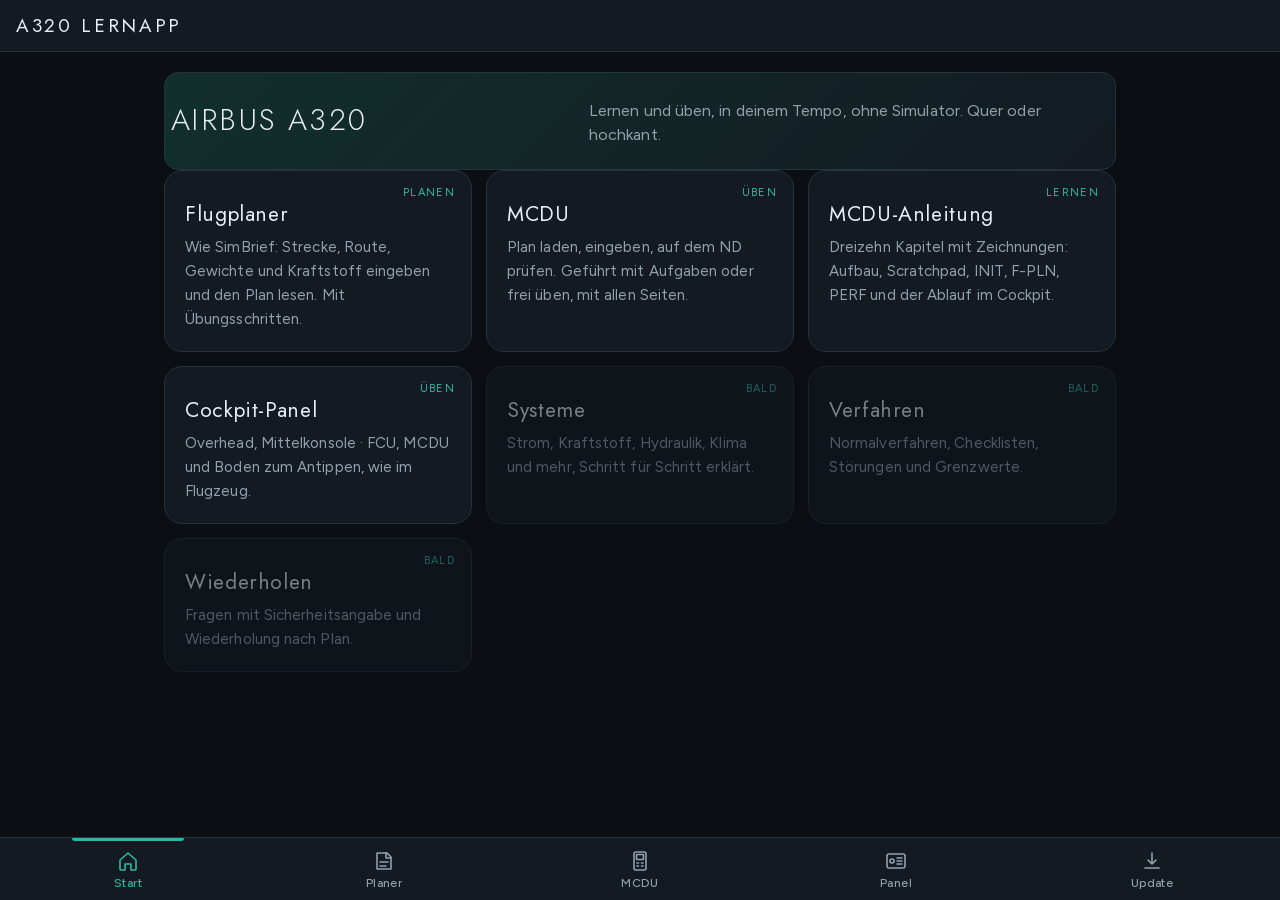
<file: assets/web/index.html>
<!doctype html><html lang="de" data-theme="dark"><head><meta charset="utf-8"><meta name="viewport" content="width=device-width,initial-scale=1,viewport-fit=cover,user-scalable=no"><title>A320 Lernapp</title><link rel="stylesheet" href="css/fonts.css"><link rel="stylesheet" href="css/neu.css"><link rel="stylesheet" href="css/app.css"></head>
<body data-page="home"><div class="app"><div class="apptop"><h1>A320 Lernapp</h1><span class="sub2" id="ver"></span></div>
<div class="main"><div class="home"><div class="hero"><h2>Airbus A320</h2><p>Lernen und üben, in deinem Tempo, ohne Simulator. Quer oder hochkant.</p></div>
<div class="tiles">
<a class="tile" href="plan.html"><span class="tag">Planen</span><b>Flugplaner</b><span>Wie SimBrief: Strecke, Route, Gewichte und Kraftstoff eingeben und den Plan lesen. Mit Übungsschritten.</span></a>
<a class="tile" href="mcdu.html"><span class="tag">Üben</span><b>MCDU</b><span>Plan laden, eingeben, auf dem ND prüfen. Geführt mit Aufgaben oder frei üben, mit allen Seiten.</span></a>
<a class="tile" href="anleitung.html"><span class="tag">Lernen</span><b>MCDU-Anleitung</b><span>Dreizehn Kapitel mit Zeichnungen: Aufbau, Scratchpad, INIT, F-PLN, PERF und der Ablauf im Cockpit.</span></a>
<a class="tile" href="panel.html"><span class="tag">Üben</span><b>Cockpit-Panel</b><span>Overhead, Mittelkonsole · FCU, MCDU und Boden zum Antippen, wie im Flugzeug.</span></a>
<div class="tile soon"><span class="tag">bald</span><b>Systeme</b><span>Strom, Kraftstoff, Hydraulik, Klima und mehr, Schritt für Schritt erklärt.</span></div>
<div class="tile soon"><span class="tag">bald</span><b>Verfahren</b><span>Normalverfahren, Checklisten, Störungen und Grenzwerte.</span></div>
<div class="tile soon"><span class="tag">bald</span><b>Wiederholen</b><span>Fragen mit Sicherheitsangabe und Wiederholung nach Plan.</span></div>
</div></div></div></div><script src="js/nav.js"></script></body></html>
</file>
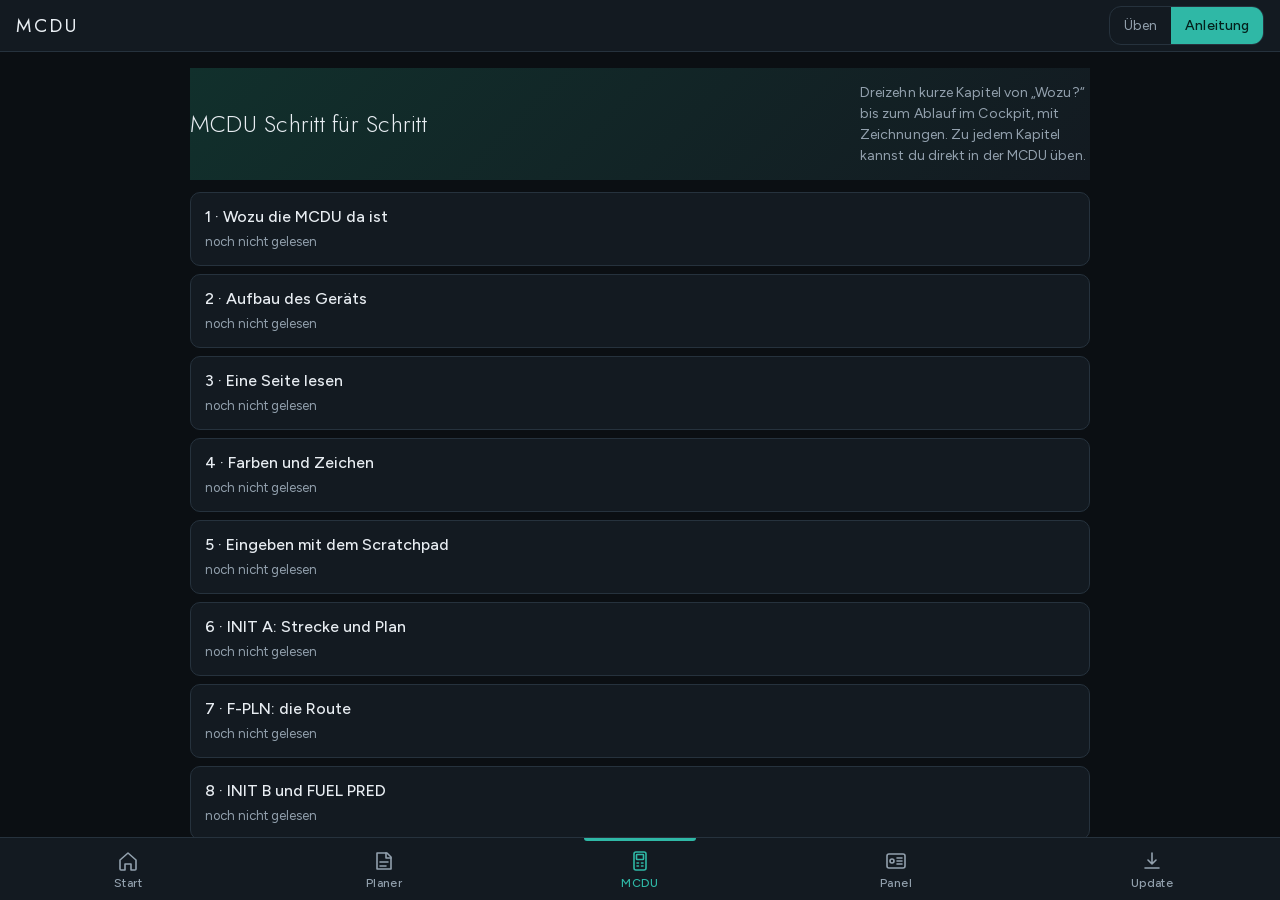
<file: assets/web/anleitung.html>
<!doctype html><html lang="de" data-theme="dark"><head><meta charset="utf-8"><meta name="viewport" content="width=device-width,initial-scale=1,viewport-fit=cover,user-scalable=no"><title>A320 Lernapp</title><link rel="stylesheet" href="css/fonts.css"><link rel="stylesheet" href="css/neu.css"><link rel="stylesheet" href="css/app.css"></head>
<body data-page="mcdu"><div class="app"><div class="apptop"><h1>MCDU</h1><span class="swl"><a href="mcdu.html">Üben</a><a href="anleitung.html" class="on">Anleitung</a></span></div>
<div class="main"><div class="anview" id="av"></div></div></div>
<script src="js/anleitung.js"></script><script>VpAAnleitung.mount(document.getElementById('av'));</script><script src="js/nav.js"></script></body></html>
</file>
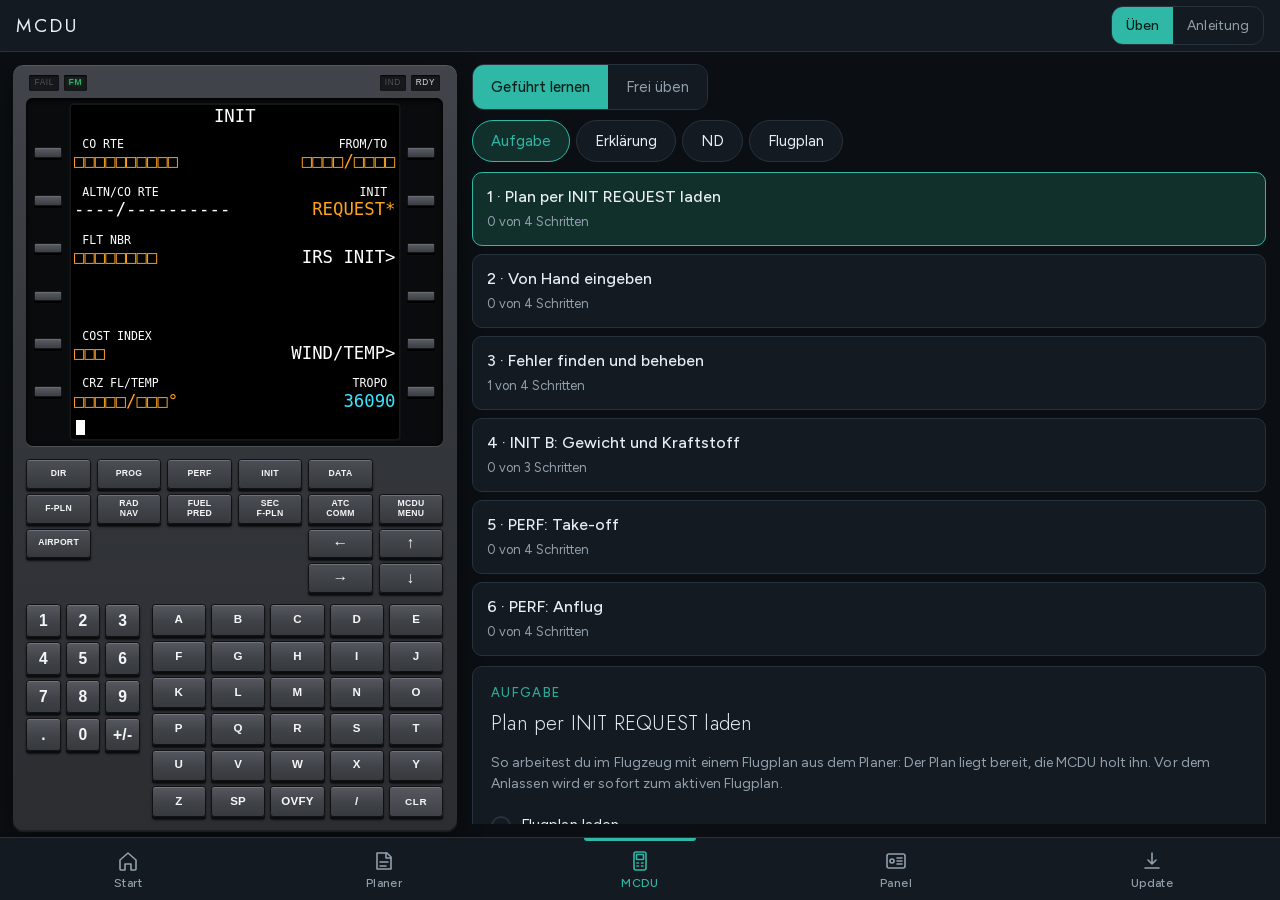
<file: assets/web/mcdu.html>
<!doctype html><html lang="de" data-theme="dark"><head><meta charset="utf-8"><meta name="viewport" content="width=device-width,initial-scale=1,viewport-fit=cover,user-scalable=no"><title>A320 Lernapp</title><link rel="stylesheet" href="css/fonts.css"><link rel="stylesheet" href="css/neu.css"><link rel="stylesheet" href="css/app.css"></head>
<body data-page="mcdu"><div class="app"><div class="apptop"><h1>MCDU</h1><span class="swl"><a href="mcdu.html" class="on">Üben</a><a href="anleitung.html">Anleitung</a></span></div>
<div class="main"><div id="studio"></div></div></div>
<script src="js/navdata.js"></script><script src="js/planer.js"></script><script src="js/mcdu.js"></script><script src="js/mcdu-app.js"></script><script>VpAMcduApp.mount(document.getElementById('studio'));</script><script src="js/nav.js"></script><script>window.dispatchEvent(new Event('resize'));</script></body></html>
</file>
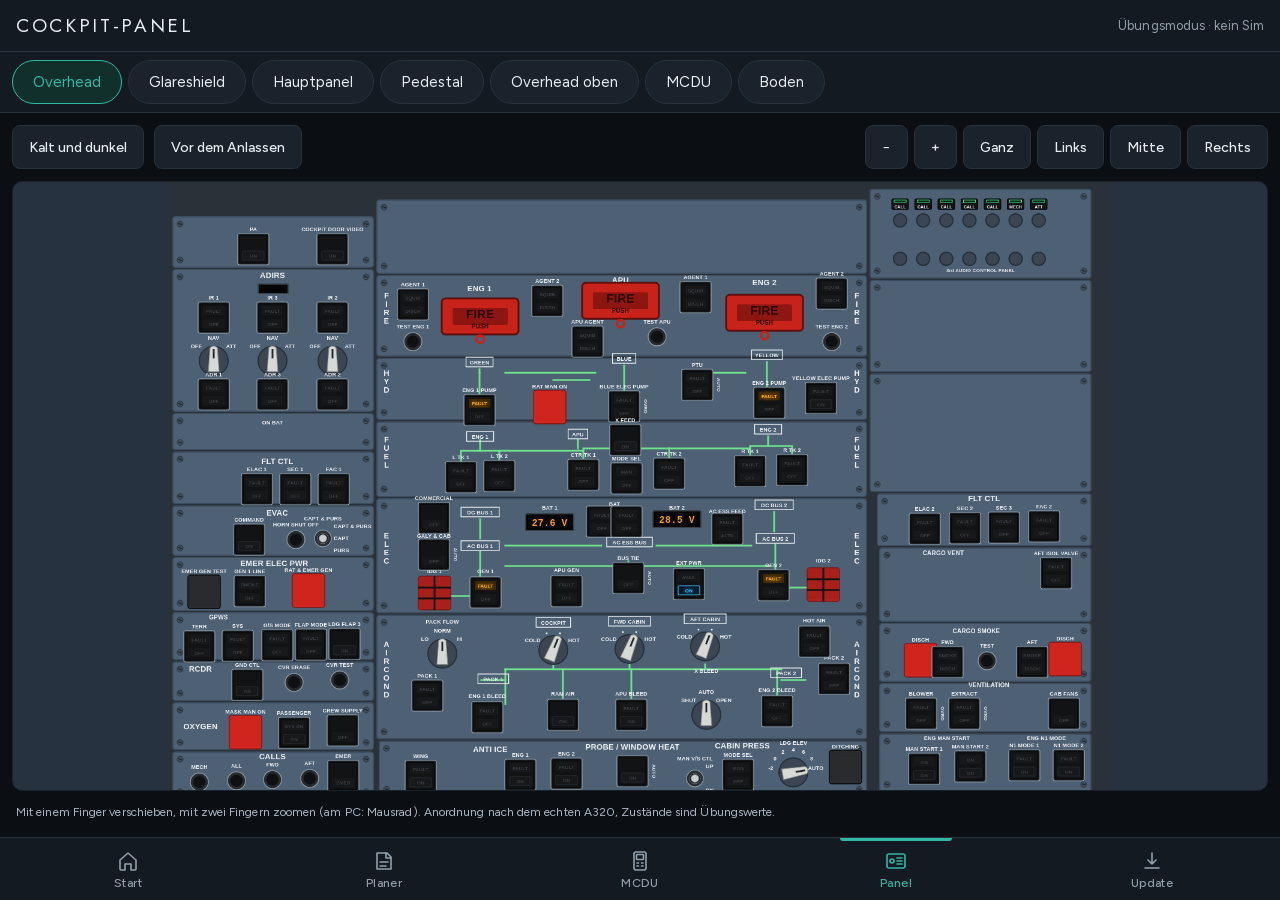
<file: assets/web/panel.html>
<!doctype html><html lang="de" data-theme="dark"><head><meta charset="utf-8"><meta name="viewport" content="width=device-width,initial-scale=1,viewport-fit=cover,user-scalable=no"><title>A320 Lernapp</title><link rel="stylesheet" href="css/fonts.css"><link rel="stylesheet" href="css/neu.css"><link rel="stylesheet" href="css/app.css"></head>
<body data-page="panel"><div class="app"><div class="apptop"><h1>Cockpit-Panel</h1><span class="sub2">Übungsmodus · kein Sim</span></div>
<div class="paneltabs" id="tabs"><button class="on" data-t="ovhd">Overhead</button><button data-t="glare">Glareshield</button><button data-t="main">Hauptpanel</button><button data-t="ped">Pedestal</button><button data-t="upper">Overhead oben</button><button data-t="mcdu">MCDU</button><button data-t="gnd">Boden</button></div>
<div class="main"><div id="treal"></div></div></div>
<script src="js/navdata.js"></script><script src="js/mcdu.js"></script><script src="js/tablet-airbus2.js"></script><script src="js/cockpit.js"></script><script src="js/tablet-airbus.js"></script><script src="js/nav.js"></script>
<script>
var root=document.getElementById('treal'),tabs=document.getElementById('tabs');
VpAAirbus.mount(root,'ovhd');
window.vpaBack=function(){var on=tabs.querySelector('.on');if(on&&on.dataset.t!=='ovhd'){tabs.firstElementChild.click();return true;}return false;};
tabs.addEventListener('click',function(e){var b=e.target.closest('button');if(!b)return;[].forEach.call(tabs.children,function(x){x.classList.toggle('on',x===b);});VpAAirbus.mount(root,b.dataset.t);});
</script></body></html>
</file>
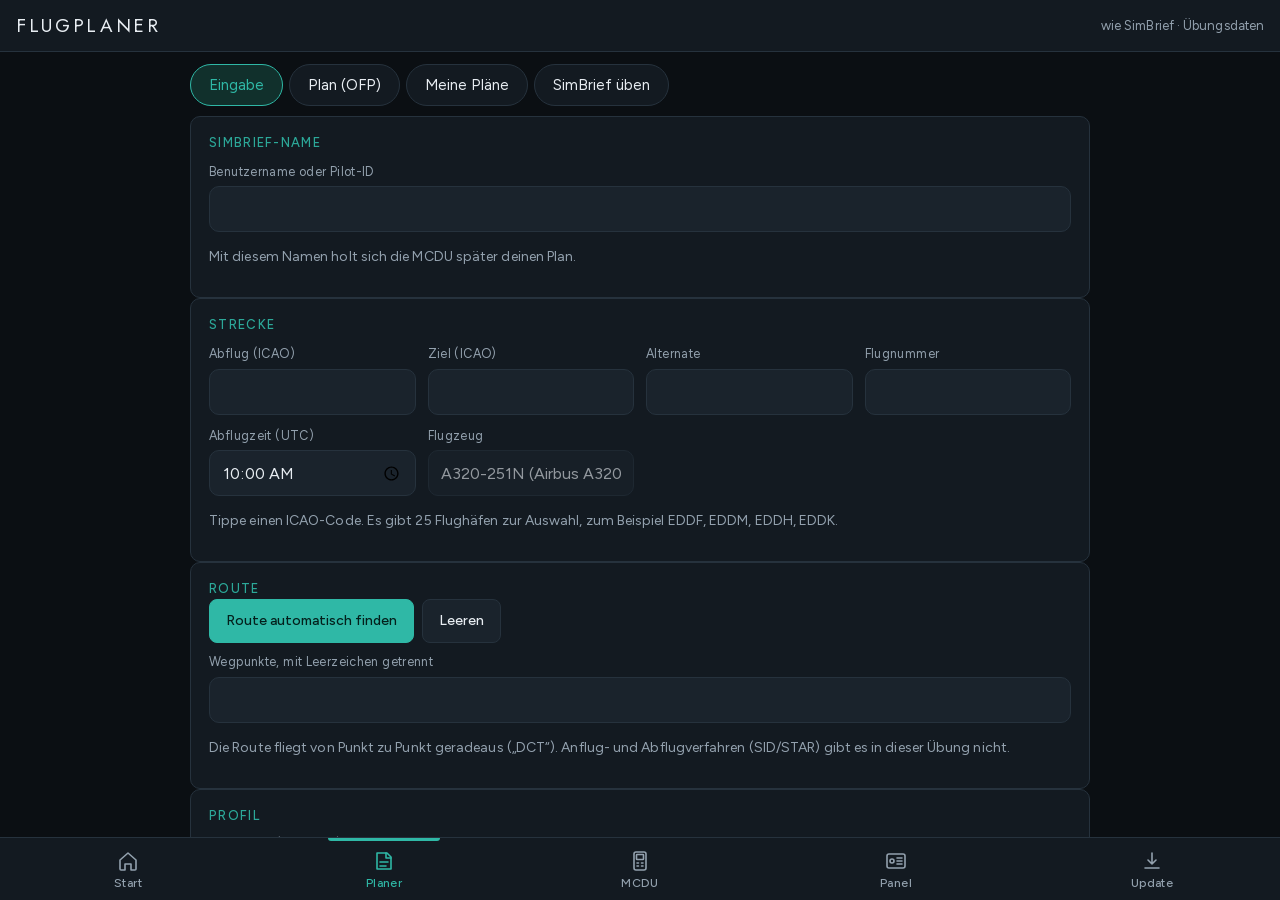
<file: assets/web/plan.html>
<!doctype html><html lang="de" data-theme="dark"><head><meta charset="utf-8"><meta name="viewport" content="width=device-width,initial-scale=1,viewport-fit=cover,user-scalable=no"><title>A320 Lernapp</title><link rel="stylesheet" href="css/fonts.css"><link rel="stylesheet" href="css/neu.css"><link rel="stylesheet" href="css/app.css"></head>
<body data-page="plan"><div class="app"><div class="apptop"><h1>Flugplaner</h1><span class="sub2">wie SimBrief · Übungsdaten</span></div>
<div class="main"><div class="plview" id="pv"></div></div></div>
<script src="js/navdata.js"></script><script src="js/planer.js"></script><script src="js/plan-app.js"></script><script>VpAPlanApp.mount(document.getElementById('pv'));</script><script src="js/nav.js"></script></body></html>
</file>
<file: assets/web/css/fonts.css>
@font-face {
  font-family: 'Figtree';
  font-style: normal;
  font-weight: 300;
  font-display: swap;
  src: url(../fonts/figtree-300-latin-ext.woff2) format('woff2');
  unicode-range: U+0100-02BA, U+02BD-02C5, U+02C7-02CC, U+02CE-02D7, U+02DD-02FF, U+0304, U+0308, U+0329, U+1D00-1DBF, U+1E00-1E9F, U+1EF2-1EFF, U+2020, U+20A0-20AB, U+20AD-20C4, U+2113, U+2C60-2C7F, U+A720-A7FF;
}
@font-face {
  font-family: 'Figtree';
  font-style: normal;
  font-weight: 300;
  font-display: swap;
  src: url(../fonts/figtree-300-latin.woff2) format('woff2');
  unicode-range: U+0000-00FF, U+0131, U+0152-0153, U+02BB-02BC, U+02C6, U+02DA, U+02DC, U+0304, U+0308, U+0329, U+2000-206F, U+20AC, U+2122, U+2191, U+2193, U+2212, U+2215, U+FEFF, U+FFFD;
}
@font-face {
  font-family: 'Figtree';
  font-style: normal;
  font-weight: 400;
  font-display: swap;
  src: url(../fonts/figtree-400-latin-ext.woff2) format('woff2');
  unicode-range: U+0100-02BA, U+02BD-02C5, U+02C7-02CC, U+02CE-02D7, U+02DD-02FF, U+0304, U+0308, U+0329, U+1D00-1DBF, U+1E00-1E9F, U+1EF2-1EFF, U+2020, U+20A0-20AB, U+20AD-20C4, U+2113, U+2C60-2C7F, U+A720-A7FF;
}
@font-face {
  font-family: 'Figtree';
  font-style: normal;
  font-weight: 400;
  font-display: swap;
  src: url(../fonts/figtree-400-latin.woff2) format('woff2');
  unicode-range: U+0000-00FF, U+0131, U+0152-0153, U+02BB-02BC, U+02C6, U+02DA, U+02DC, U+0304, U+0308, U+0329, U+2000-206F, U+20AC, U+2122, U+2191, U+2193, U+2212, U+2215, U+FEFF, U+FFFD;
}
@font-face {
  font-family: 'Figtree';
  font-style: normal;
  font-weight: 500;
  font-display: swap;
  src: url(../fonts/figtree-500-latin-ext.woff2) format('woff2');
  unicode-range: U+0100-02BA, U+02BD-02C5, U+02C7-02CC, U+02CE-02D7, U+02DD-02FF, U+0304, U+0308, U+0329, U+1D00-1DBF, U+1E00-1E9F, U+1EF2-1EFF, U+2020, U+20A0-20AB, U+20AD-20C4, U+2113, U+2C60-2C7F, U+A720-A7FF;
}
@font-face {
  font-family: 'Figtree';
  font-style: normal;
  font-weight: 500;
  font-display: swap;
  src: url(../fonts/figtree-500-latin.woff2) format('woff2');
  unicode-range: U+0000-00FF, U+0131, U+0152-0153, U+02BB-02BC, U+02C6, U+02DA, U+02DC, U+0304, U+0308, U+0329, U+2000-206F, U+20AC, U+2122, U+2191, U+2193, U+2212, U+2215, U+FEFF, U+FFFD;
}
@font-face {
  font-family: 'Jost';
  font-style: normal;
  font-weight: 300;
  font-display: swap;
  src: url(../fonts/jost-300-latin-ext.woff2) format('woff2');
  unicode-range: U+0100-02BA, U+02BD-02C5, U+02C7-02CC, U+02CE-02D7, U+02DD-02FF, U+0304, U+0308, U+0329, U+1D00-1DBF, U+1E00-1E9F, U+1EF2-1EFF, U+2020, U+20A0-20AB, U+20AD-20C4, U+2113, U+2C60-2C7F, U+A720-A7FF;
}
@font-face {
  font-family: 'Jost';
  font-style: normal;
  font-weight: 300;
  font-display: swap;
  src: url(../fonts/jost-300-latin.woff2) format('woff2');
  unicode-range: U+0000-00FF, U+0131, U+0152-0153, U+02BB-02BC, U+02C6, U+02DA, U+02DC, U+0304, U+0308, U+0329, U+2000-206F, U+20AC, U+2122, U+2191, U+2193, U+2212, U+2215, U+FEFF, U+FFFD;
}
@font-face {
  font-family: 'Jost';
  font-style: normal;
  font-weight: 400;
  font-display: swap;
  src: url(../fonts/jost-400-latin-ext.woff2) format('woff2');
  unicode-range: U+0100-02BA, U+02BD-02C5, U+02C7-02CC, U+02CE-02D7, U+02DD-02FF, U+0304, U+0308, U+0329, U+1D00-1DBF, U+1E00-1E9F, U+1EF2-1EFF, U+2020, U+20A0-20AB, U+20AD-20C4, U+2113, U+2C60-2C7F, U+A720-A7FF;
}
@font-face {
  font-family: 'Jost';
  font-style: normal;
  font-weight: 400;
  font-display: swap;
  src: url(../fonts/jost-400-latin.woff2) format('woff2');
  unicode-range: U+0000-00FF, U+0131, U+0152-0153, U+02BB-02BC, U+02C6, U+02DA, U+02DC, U+0304, U+0308, U+0329, U+2000-206F, U+20AC, U+2122, U+2191, U+2193, U+2212, U+2215, U+FEFF, U+FFFD;
}
@font-face {
  font-family: 'Jost';
  font-style: normal;
  font-weight: 500;
  font-display: swap;
  src: url(../fonts/jost-500-latin-ext.woff2) format('woff2');
  unicode-range: U+0100-02BA, U+02BD-02C5, U+02C7-02CC, U+02CE-02D7, U+02DD-02FF, U+0304, U+0308, U+0329, U+1D00-1DBF, U+1E00-1E9F, U+1EF2-1EFF, U+2020, U+20A0-20AB, U+20AD-20C4, U+2113, U+2C60-2C7F, U+A720-A7FF;
}
@font-face {
  font-family: 'Jost';
  font-style: normal;
  font-weight: 500;
  font-display: swap;
  src: url(../fonts/jost-500-latin.woff2) format('woff2');
  unicode-range: U+0000-00FF, U+0131, U+0152-0153, U+02BB-02BC, U+02C6, U+02DA, U+02DC, U+0304, U+0308, U+0329, U+2000-206F, U+20AC, U+2122, U+2191, U+2193, U+2212, U+2215, U+FEFF, U+FFFD;
}
</file>
<file: assets/web/css/neu.css>
/* Design-Entwurf "neu" – nur Ideen, nichts davon ist im Original eingebaut. */
:root {
  --bg: #0f141b; --panel: #161d27; --panel2: #1c2532; --line: #273244;
  --text: #e6eaf0; --mute: #9aa6b6; --blue: #4a9af0; --blue-bg: #17283e;
  --green: #3dbe7a; --amber: #e5a63d; --red: #e5605a; --video: #05080c;
  --r: 10px; --side: 232px;
  --font: "Figtree", "Segoe UI", "Noto Sans", system-ui, -apple-system, Roboto, Arial, sans-serif;
  --display: "Jost", "Figtree", "Segoe UI", system-ui, sans-serif;
}
:root[data-theme="light"] {
  --bg: #f3f5f8; --panel: #ffffff; --panel2: #eef1f5; --line: #d6dce5;
  --text: #18202b; --mute: #5b6877; --blue: #1f6fd0; --blue-bg: #e3eefb;
  --green: #1c8f55; --amber: #b9780f; --red: #c9423c; --video: #0b0f15;
}
* { box-sizing: border-box; }
html, body { margin: 0; }
body { background: var(--bg); color: var(--text); font: 400 16px/1.5 var(--font); -webkit-font-smoothing: antialiased; }
a { color: var(--blue); text-decoration: none; }
button { font: inherit; color: inherit; cursor: pointer; }
:focus-visible { outline: 2px solid var(--blue); outline-offset: 2px; }

/* ---------- Gerüst: Seitenleiste + Inhalt ---------- */
.shell { display: grid; grid-template-columns: var(--side) 1fr; min-height: 100vh; }
body.rail { --side: 72px; }
.side { background: var(--panel); border-right: 1px solid var(--line); position: sticky; top: 0; height: 100vh; display: flex; flex-direction: column; padding: 14px 10px; gap: 4px; overflow: hidden; }
.brand { display: flex; align-items: center; gap: 10px; padding: 6px 10px 16px; font-weight: 500; font-size: 17px; white-space: nowrap; }
.brand .logo { width: 30px; height: 30px; border-radius: 8px; background: var(--blue); color: #fff; display: grid; place-items: center; font-size: 15px; flex: none; }
.nav a { display: flex; align-items: center; gap: 12px; padding: 0 12px; height: 46px; border-radius: 8px; color: var(--mute); font-size: 16px; white-space: nowrap; }
.nav a .ic { width: 22px; text-align: center; font-size: 18px; flex: none; }
.nav a:hover { background: var(--panel2); color: var(--text); }
.nav a.on { background: var(--blue-bg); color: var(--blue); font-weight: 500; }
.nav a .badge { margin-left: auto; background: var(--blue); color: #fff; border-radius: 99px; font-size: 12px; font-weight: 500; padding: 1px 8px; }
body.rail .nav a .tx, body.rail .nav a .badge, body.rail .brand .tx, body.rail .side-foot .tx { display: none; }
body.rail .nav a { justify-content: center; padding: 0; }
.side-foot { margin-top: auto; display: flex; flex-direction: column; gap: 4px; }
.side-foot button { background: none; border: 0; text-align: left; display: flex; gap: 12px; align-items: center; padding: 0 12px; height: 40px; border-radius: 8px; color: var(--mute); font-size: 14px; }
.side-foot button:hover { background: var(--panel2); color: var(--text); }
.side-foot .ic { width: 22px; text-align: center; }

.main { min-width: 0; }
.top { height: 60px; display: flex; align-items: center; gap: 16px; padding: 0 28px; border-bottom: 1px solid var(--line); background: var(--bg); position: sticky; top: 0; z-index: 5; }
.search { flex: 1; max-width: 460px; display: flex; align-items: center; gap: 10px; background: var(--panel); border: 1px solid var(--line); border-radius: 99px; padding: 0 16px; height: 40px; color: var(--mute); font-size: 15px; }
.search kbd { margin-left: auto; font: 12px var(--font); border: 1px solid var(--line); border-radius: 5px; padding: 1px 6px; }
.status { margin-left: auto; display: flex; gap: 10px; align-items: center; font-size: 14px; color: var(--mute); }
.dot { width: 9px; height: 9px; border-radius: 50%; background: var(--green); display: inline-block; margin-right: 6px; }
.avatar { width: 34px; height: 34px; border-radius: 50%; background: var(--panel2); border: 1px solid var(--line); display: grid; place-items: center; font-size: 14px; font-weight: 500; }

.page { padding: 28px; max-width: 1400px; margin: 0 auto; }
h1 { font-size: 28px; line-height: 1.2; margin: 0 0 6px; font-weight: 500; }
h2 { font-size: 20px; margin: 30px 0 12px; font-weight: 500; }
h3 { font-size: 16px; margin: 0 0 4px; font-weight: 500; }
.sub { color: var(--mute); margin: 0 0 22px; }
.crumb { font-size: 14px; color: var(--mute); margin-bottom: 10px; }
.crumb a { color: var(--mute); } .crumb a:hover { color: var(--blue); }
.small { font-size: 14px; color: var(--mute); }

/* ---------- Bausteine ---------- */
.card { background: var(--panel); border: 1px solid var(--line); border-radius: var(--r); padding: 18px 20px; }
.grid { display: grid; gap: 16px; }
.g2 { grid-template-columns: repeat(2, 1fr); } .g3 { grid-template-columns: repeat(3, 1fr); } .g4 { grid-template-columns: repeat(4, 1fr); }
.btn { display: inline-flex; align-items: center; justify-content: center; gap: 8px; min-height: 44px; padding: 0 20px; border-radius: 8px; border: 1px solid var(--line); background: var(--panel2); font-weight: 500; font-size: 15px; }
.btn:hover { border-color: var(--blue); }
.btn.pri { background: var(--blue); border-color: var(--blue); color: #fff; }
.btn.pri:hover { filter: brightness(1.1); }
.btn.big { min-height: 52px; padding: 0 28px; font-size: 16px; }
.bar { height: 6px; background: var(--panel2); border-radius: 9px; overflow: hidden; }
.bar > i { display: block; height: 100%; background: var(--blue); border-radius: 9px; }
.bar.g > i { background: var(--green); }
.chip { display: inline-flex; align-items: center; gap: 5px; font-size: 13px; font-weight: 500; padding: 2px 10px; border-radius: 99px; border: 1px solid var(--line); color: var(--mute); white-space: nowrap; }
.chip.neu { color: var(--mute); } .chip.geuebt { color: var(--amber); border-color: var(--amber); }
.chip.sicher { color: var(--blue); border-color: var(--blue); } .chip.gemeistert { color: var(--green); border-color: var(--green); }
.tabs { display: flex; gap: 4px; border-bottom: 1px solid var(--line); margin: 18px 0 18px; }
.tabs button { background: none; border: 0; padding: 12px 18px; color: var(--mute); font-weight: 500; border-bottom: 3px solid transparent; margin-bottom: -1px; }
.tabs button.on { color: var(--blue); border-color: var(--blue); }
.prose { max-width: 70ch; font-size: 17px; line-height: 1.65; }
.prose p { margin: 0 0 14px; }
.note { border-left: 4px solid var(--blue); background: var(--blue-bg); padding: 12px 16px; border-radius: 0 8px 8px 0; font-size: 15px; margin: 16px 0; }

/* ---------- Weiter-Karte ---------- */
.hero { display: grid; grid-template-columns: 1fr auto; gap: 24px; align-items: center; padding: 24px 26px; background: linear-gradient(135deg, var(--blue-bg), var(--panel)); border: 1px solid var(--line); border-radius: 14px; }
.hero h2 { margin: 4px 0 6px; font-size: 24px; }
.eyebrow { font-size: 13px; font-weight: 500; color: var(--blue); }
.thumb { width: 240px; aspect-ratio: 16/9; border-radius: 10px; background: linear-gradient(135deg, #1d3a5c, #0b1522); position: relative; display: grid; place-items: center; border: 1px solid var(--line); }
.thumb::after { content: "▶"; width: 44px; height: 44px; border-radius: 50%; background: rgba(255,255,255,.18); display: grid; place-items: center; color: #fff; font-size: 16px; padding-left: 3px; }

/* ---------- Kursliste / Gliederung ---------- */
.course { display: flex; flex-direction: column; gap: 14px; cursor: pointer; transition: border-color .15s, transform .15s; }
.course:hover { border-color: var(--blue); transform: translateY(-2px); }
.course .top2 { display: flex; justify-content: space-between; align-items: start; gap: 10px; }
.course .ico { width: 44px; height: 44px; border-radius: 10px; background: var(--blue-bg); display: grid; place-items: center; font-size: 22px; }
.row { display: flex; align-items: center; gap: 14px; padding: 14px 16px; border-bottom: 1px solid var(--line); }
.row:last-child { border-bottom: 0; }
.row:hover { background: var(--panel2); }
.row .t { flex: 1; min-width: 0; }
.row .pct { width: 150px; display: flex; align-items: center; gap: 10px; font-size: 14px; color: var(--mute); }
.row .pct .bar { flex: 1; }
.list { background: var(--panel); border: 1px solid var(--line); border-radius: var(--r); overflow: hidden; }

.outline { background: var(--panel); border: 1px solid var(--line); border-radius: var(--r); overflow: hidden; }
.outline h3 { padding: 14px 16px; border-bottom: 1px solid var(--line); display: flex; justify-content: space-between; }
.ol { display: flex; gap: 12px; padding: 11px 16px; font-size: 15px; align-items: center; border-bottom: 1px solid var(--line); }
.ol:last-child { border-bottom: 0; }
.ol .st { width: 22px; height: 22px; border-radius: 50%; border: 2px solid var(--line); flex: none; display: grid; place-items: center; font-size: 12px; font-weight: 500; color: #fff; }
.ol.done .st { background: var(--green); border-color: var(--green); }
.ol.now { background: var(--blue-bg); font-weight: 500; } .ol.now .st { border-color: var(--blue); }
.ol .min { margin-left: auto; color: var(--mute); font-size: 13px; font-weight: 400; }
.ol.sub { padding-left: 50px; font-size: 14px; color: var(--mute); }

/* ---------- Video (nur angedeutet) ---------- */
.player { background: var(--video); border-radius: 12px; overflow: hidden; position: relative; aspect-ratio: 16/9; border: 1px solid var(--line); }
.player .scene { position: absolute; inset: 0; background: radial-gradient(circle at 30% 40%, #1d3f66, #0a1320 70%); display: grid; place-items: center; }
.player svg { width: 62%; max-height: 70%; opacity: .9; }
.player .playbtn { position: absolute; inset: 0; margin: auto; width: 76px; height: 76px; border-radius: 50%; background: rgba(255,255,255,.2); display: grid; place-items: center; color: #fff; font-size: 28px; padding-left: 5px; border: 0; backdrop-filter: blur(4px); }
.player .ctl { position: absolute; left: 0; right: 0; bottom: 0; padding: 30px 18px 12px; background: linear-gradient(transparent, rgba(0,0,0,.75)); color: #fff; font-size: 14px; }
.player .tl { height: 5px; background: rgba(255,255,255,.28); border-radius: 9px; position: relative; margin-bottom: 10px; }
.player .tl i { position: absolute; left: 0; top: 0; bottom: 0; width: 31%; background: var(--blue); border-radius: 9px; }
.player .tl b { position: absolute; top: -3px; width: 3px; height: 11px; background: #fff; opacity: .9; border-radius: 2px; }
.player .btns { display: flex; gap: 18px; align-items: center; }
.player .btns .sp { margin-left: auto; display: flex; gap: 14px; }
.player.theater { border-radius: 0; border-left: 0; border-right: 0; max-height: 64vh; width: 100%; }
.chapters { display: flex; gap: 8px; flex-wrap: wrap; margin-top: 12px; }
.chapters button { background: var(--panel); border: 1px solid var(--line); border-radius: 8px; padding: 6px 12px; font-size: 14px; }
.chapters button.on { border-color: var(--blue); color: var(--blue); }
.chapters small { color: var(--mute); margin-right: 6px; }

.lesson { display: grid; grid-template-columns: minmax(0, 1fr) 340px; gap: 24px; align-items: start; }
.lesson aside { position: sticky; top: 76px; display: flex; flex-direction: column; gap: 16px; }
.bottombar { position: sticky; bottom: 0; background: var(--bg); border-top: 1px solid var(--line); padding: 12px 28px; display: flex; gap: 12px; align-items: center; z-index: 4; }
.bottombar .sp { margin-left: auto; display: flex; gap: 12px; }

/* ---------- Quiz ---------- */
.q { background: var(--panel); border: 1px solid var(--line); border-radius: var(--r); padding: 20px 22px; }
.q .opt { display: flex; align-items: center; gap: 14px; width: 100%; text-align: left; min-height: 54px; padding: 0 18px; margin-top: 10px; border-radius: 10px; border: 1px solid var(--line); background: var(--panel2); font-size: 16px; }
.q .opt:hover { border-color: var(--blue); }
.q .opt .k { width: 28px; height: 28px; border-radius: 50%; border: 2px solid var(--line); display: grid; place-items: center; font-size: 13px; font-weight: 500; flex: none; }
.q .opt.right { border-color: var(--green); background: color-mix(in srgb, var(--green) 14%, var(--panel)); }
.q .opt.right .k { background: var(--green); border-color: var(--green); color: #fff; }
.q .why { margin-top: 14px; font-size: 15px; color: var(--mute); }
.stat { text-align: center; } .stat b { display: block; font-size: 32px; line-height: 1.1; color: var(--blue); }
.ampel { display: flex; gap: 4px; } .ampel i { width: 12px; height: 12px; border-radius: 3px; background: var(--line); }
.ampel i.r { background: var(--red); } .ampel i.y { background: var(--amber); } .ampel i.g { background: var(--green); }

/* ---------- Checkliste ---------- */
.steps { display: flex; gap: 8px; overflow-x: auto; padding-bottom: 6px; }
.steps button { flex: none; background: var(--panel); border: 1px solid var(--line); border-radius: 10px; padding: 10px 16px; min-width: 150px; text-align: left; }
.steps button b { display: block; font-size: 13px; color: var(--mute); font-weight: 500; }
.steps button.on { border-color: var(--blue); background: var(--blue-bg); }
.steps button.done b { color: var(--green); }
.chk { display: flex; gap: 16px; padding: 16px 18px; border-bottom: 1px solid var(--line); align-items: flex-start; min-height: 64px; }
.chk:last-child { border-bottom: 0; }
.chk .box { width: 30px; height: 30px; border: 2px solid var(--line); border-radius: 8px; flex: none; margin-top: 2px; display: grid; place-items: center; color: #fff; font-weight: 500; }
.chk.done .box { background: var(--green); border-color: var(--green); }
.chk.done .tt { color: var(--mute); }
.chk .tt { font-weight: 500; font-size: 17px; }
.chk .ans { margin-left: auto; font-weight: 500; color: var(--blue); white-space: nowrap; }
.chk .help { width: 40px; height: 40px; border-radius: 50%; border: 1px solid var(--line); background: var(--panel2); flex: none; }
.chk.now { background: var(--blue-bg); }

/* ---------- Tablet-Panel ---------- */
.frame { width: 1180px; max-width: 100%; height: 760px; margin: 0 auto; background: #05070a; border: 10px solid #2a3340; border-radius: 28px; display: flex; flex-direction: column; overflow: hidden; }
.frame .tabbar { display: flex; gap: 6px; padding: 10px 14px; background: var(--panel); border-bottom: 1px solid var(--line); align-items: center; }
.frame .tabbar button { height: 52px; padding: 0 26px; border-radius: 12px; border: 1px solid var(--line); background: var(--panel2); font-weight: 500; font-size: 17px; }
.frame .tabbar button.on { background: var(--blue); border-color: var(--blue); color: #fff; }
.frame .body { padding: 16px; display: grid; grid-template-columns: repeat(4, 1fr); gap: 12px; align-content: start; overflow: hidden; flex: 1; background: var(--bg); }
.grp { grid-column: span 2; background: var(--panel); border: 1px solid var(--line); border-radius: 14px; padding: 12px; }
.grp h3 { font-size: 13px; color: var(--mute); text-transform: uppercase; letter-spacing: .08em; margin: 0 0 10px 4px; }
.sw-row { display: grid; grid-template-columns: repeat(3, 1fr); gap: 10px; }
.sw { height: 92px; border-radius: 12px; border: 1px solid var(--line); background: var(--panel2); display: flex; flex-direction: column; justify-content: space-between; padding: 10px 12px; text-align: left; font-weight: 500; font-size: 15px; }
.sw small { color: var(--mute); font-weight: 500; font-size: 13px; }
.sw.on { border-color: var(--green); } .sw.on small { color: var(--green); }
.sw.fault { border-color: var(--amber); } .sw.fault small { color: var(--amber); }
.sw .led { width: 12px; height: 12px; border-radius: 50%; background: var(--line); align-self: flex-end; }
.sw.on .led { background: var(--green); box-shadow: 0 0 8px var(--green); }
.sw.fault .led { background: var(--amber); box-shadow: 0 0 8px var(--amber); }

/* ---------- Index der Entwürfe ---------- */
.idx a.card { display: block; color: inherit; } .idx a.card:hover { border-color: var(--blue); }
.idx .tag { font-size: 13px; color: var(--blue); font-weight: 500; }
.compare { width: 100%; border-collapse: collapse; font-size: 15px; }
.compare th, .compare td { text-align: left; padding: 10px 14px; border-bottom: 1px solid var(--line); vertical-align: top; }
.compare th { color: var(--mute); font-weight: 500; font-size: 13px; }
.old { color: var(--red); } .newc { color: var(--green); }


/* ---------- Dashboard ---------- */
.dash { display: grid; grid-template-columns: repeat(12, 1fr); gap: 16px; }
.c3 { grid-column: span 3; } .c4 { grid-column: span 4; } .c5 { grid-column: span 5; } .c6 { grid-column: span 6; } .c7 { grid-column: span 7; } .c8 { grid-column: span 8; } .c12 { grid-column: span 12; }
.sec { grid-column: span 12; display: flex; align-items: baseline; gap: 12px; margin-top: 12px; }
.sec h2 { margin: 0; font-size: 18px; } .sec span { color: var(--mute); font-size: 14px; }
.sec a { margin-left: auto; font-size: 14px; font-weight: 500; }
.kpi { display: flex; gap: 16px; align-items: center; }
.kpi .big { font-size: 34px; font-weight: 500; line-height: 1; }
.kpi .lbl { color: var(--mute); font-size: 14px; margin-top: 4px; }
.kpi .delta { font-size: 13px; color: var(--green); font-weight: 500; margin-top: 4px; }
.ring { position: relative; width: 96px; height: 96px; flex: none; }
.ring svg { transform: rotate(-90deg); width: 100%; height: 100%; }
.ring circle { fill: none; stroke-width: 9; }
.ring .bg { stroke: var(--panel2); } .ring .fg { stroke: var(--blue); stroke-linecap: round; }
.ring.green .fg { stroke: var(--green); }
.ring b { position: absolute; inset: 0; display: grid; place-items: center; font-size: 20px; }
.card h3.ct { display: flex; justify-content: space-between; align-items: baseline; margin-bottom: 14px; font-size: 16px; }
.card h3.ct a { font-size: 14px; font-weight: 500; }
.mini { display: grid; grid-template-columns: 1fr 88px 44px; gap: 12px; align-items: center; font-size: 15px; padding: 7px 0; }
.mini .bar { height: 7px; } .mini .p { text-align: right; color: var(--mute); font-size: 14px; }
.mini.hot { font-weight: 500; }
.phases { display: grid; grid-template-columns: repeat(9, 1fr); gap: 6px; margin: 4px 0 12px; }
.phases i { height: 38px; border-radius: 6px; background: var(--panel2); display: grid; place-items: center; font-style: normal; font-size: 13px; font-weight: 500; color: var(--mute); }
.phases i.d { background: var(--green); color: #fff; } .phases i.n { background: var(--blue); color: #fff; }
.stack { display: flex; height: 22px; border-radius: 6px; overflow: hidden; gap: 2px; margin: 8px 0 12px; }
.stack i { display: block; } .stack .r { background: var(--red); } .stack .y { background: var(--amber); } .stack .g { background: var(--green); } .stack .u { background: var(--panel2); }
.legend { display: flex; flex-wrap: wrap; gap: 6px 16px; font-size: 14px; color: var(--mute); }
.legend b { color: var(--text); margin-right: 4px; }
.legend i { display: inline-block; width: 10px; height: 10px; border-radius: 3px; margin-right: 6px; }
.week { display: flex; gap: 10px; align-items: flex-end; height: 120px; padding-top: 6px; }
.week div { flex: 1; display: flex; flex-direction: column; align-items: center; justify-content: flex-end; gap: 6px; height: 100%; font-size: 13px; color: var(--mute); }
.week div i { display: block; width: 100%; max-width: 34px; background: var(--blue); border-radius: 5px 5px 0 0; min-height: 3px; }
.week div.today i { background: var(--blue); outline: 2px solid var(--blue-bg); } .week div:not(.today) i { opacity: .55; }
.todo { display: flex; gap: 12px; align-items: center; padding: 11px 0; border-bottom: 1px solid var(--line); }
.todo:last-child { border-bottom: 0; }
.todo .ic { width: 38px; height: 38px; border-radius: 9px; background: var(--blue-bg); display: grid; place-items: center; flex: none; }
.todo .t { flex: 1; min-width: 0; } .todo .t b { display: block; font-size: 15px; } .todo .t span { font-size: 13px; color: var(--mute); }
.hero2 { background: linear-gradient(135deg, var(--blue-bg), var(--panel)); display: grid; grid-template-columns: 1fr 230px; gap: 22px; align-items: center; }
.hero2 h2 { margin: 4px 0 6px; font-size: 24px; }
.spark { display: block; width: 100%; height: 56px; margin-top: 8px; }

/* ---------- Layout-Klassen (von neu.js gesetzt, abhängig von der wirksamen Breite) ---------- */
body.mid .c3, body.mid .c4 { grid-column: span 6; }
body.mid .c5, body.mid .c6, body.mid .c7, body.mid .c8 { grid-column: span 12; }
body.mid .lesson { grid-template-columns: 1fr; } body.mid .lesson aside { position: static; }
body.narrow .shell { grid-template-columns: 1fr; padding-bottom: 66px; }
body.narrow .side { position: fixed; top: auto; bottom: 0; left: 0; right: 0; height: 66px; flex-direction: row; padding: 6px; z-index: 20; border-right: 0; border-top: 1px solid var(--line); }
body.narrow .brand, body.narrow .side-foot { display: none; }
body.narrow .nav { display: flex; width: 100%; }
body.narrow .nav a { flex: 1; flex-direction: column; justify-content: center; gap: 0; height: 52px; font-size: 12px; padding: 0 2px; }
body.narrow .nav a .badge { display: none; }
body.narrow .nav a .tx { display: inline !important; }
body.narrow .g2, body.narrow .g3, body.narrow .g4 { grid-template-columns: 1fr; }
body.narrow .c3, body.narrow .c4, body.narrow .c5, body.narrow .c6, body.narrow .c7, body.narrow .c8 { grid-column: span 12; }
body.narrow .hero, body.narrow .hero2 { grid-template-columns: 1fr; } body.narrow .thumb { width: 100% !important; }
body.narrow .top { padding: 0 16px; } body.narrow .page { padding: 18px 16px; }
.side { height: var(--vh, 100vh); }
.viewswitch { position: fixed; right: max(12px, env(safe-area-inset-right, 0px)); bottom: calc(12px + env(safe-area-inset-bottom, 0px)); z-index: 40; min-height: 44px; padding: 0 16px; border-radius: 99px; border: 1px solid var(--line); background: var(--panel); color: var(--text); font-weight: 500; font-size: 14px; box-shadow: 0 4px 16px rgba(0,0,0,.35); }
body.narrow .viewswitch { bottom: calc(78px + env(safe-area-inset-bottom, 0px)); }

/* ---------- Lizenz-Auswahl ---------- */
.sel { appearance: none; -webkit-appearance: none; background: var(--panel2) url("data:image/svg+xml,%3Csvg xmlns='http://www.w3.org/2000/svg' width='12' height='8'%3E%3Cpath d='M1 1l5 5 5-5' fill='none' stroke='%239aa6b6' stroke-width='2'/%3E%3C/svg%3E") no-repeat right 12px center; border: 1px solid var(--line); color: var(--text); border-radius: 8px; height: 36px; padding: 0 34px 0 12px; font: 500 14px var(--font); cursor: pointer; max-width: 100%; }
.sel:hover { border-color: var(--blue); }
.ct-l { display: flex; align-items: baseline; gap: 8px; flex-wrap: wrap; min-width: 0; }
.ct-l .lic { font-weight: 500; color: var(--blue); font-size: 14px; }
.lics { display: grid; grid-template-columns: repeat(4, 1fr); gap: 14px; margin-bottom: 18px; }
.lic-card { text-align: left; background: var(--panel); border: 1px solid var(--line); border-radius: var(--r); padding: 16px 18px; display: flex; flex-direction: column; gap: 10px; }
.lic-card:hover { border-color: var(--blue); }
.lic-card.on { border-color: var(--blue); background: var(--blue-bg); }
.lic-card .nm { font-weight: 500; font-size: 16px; } .lic-card .meta { color: var(--mute); font-size: 14px; }
.licpanel { background: var(--panel); border: 1px solid var(--line); border-radius: 14px; padding: 22px 24px; }
.licpanel .head { display: flex; gap: 20px; align-items: center; flex-wrap: wrap; }
.licpanel .head .t { flex: 1; min-width: 240px; }
.facts { display: grid; grid-template-columns: 150px 1fr; gap: 6px 16px; font-size: 15px; margin: 4px 0 0; }
.facts dt { color: var(--mute); } .facts dd { margin: 0; }
.pane[hidden] { display: none; }
body.narrow .lics, body.mid .lics { grid-template-columns: repeat(2, 1fr); }

/* ---------- Verdichtung (schmaler, weniger klobig) ---------- */
:root { --side: 208px; }
body.rail { --side: 64px; }
h1 { font-size: 26px; }
.top { height: 54px; }
.nav a { height: 40px; font-size: 15px; }
.page { padding: 22px 24px; }
.card { padding: 16px 18px; }
.btn { min-height: 40px; padding: 0 16px; font-size: 14px; }
.btn.big { min-height: 46px; padding: 0 22px; font-size: 15px; }
.sub { margin-bottom: 18px; }
.row { padding: 11px 16px; }
.tabs button { padding: 10px 16px; font-size: 15px; }

/* ---------- Fliegen: kompakte Checkliste ---------- */
.fl { display: grid; grid-template-columns: 236px minmax(0, 1fr); gap: 16px; align-items: start; }
.phl { background: var(--panel); border: 1px solid var(--line); border-radius: var(--r); padding: 6px; position: sticky; top: 70px; }
.phl button { display: flex; align-items: center; gap: 10px; width: 100%; text-align: left; background: none; border: 0; border-radius: 7px; padding: 8px 10px; min-height: 38px; }
.phl button:hover { background: var(--panel2); }
.phl button.on { background: var(--blue-bg); }
.phl .no { width: 22px; height: 22px; border-radius: 50%; border: 2px solid var(--line); display: grid; place-items: center; font-size: 12px; font-weight: 500; flex: none; color: var(--mute); }
.phl button.done .no { background: var(--green); border-color: var(--green); color: #fff; }
.phl button.on .no { border-color: var(--blue); color: var(--blue); }
.phl .nm { flex: 1; min-width: 0; font-size: 14px; line-height: 1.25; }
.phl .nm small { display: block; color: var(--mute); font-size: 12px; }
.fhead { display: flex; gap: 12px; align-items: center; flex-wrap: wrap; margin-bottom: 10px; }
.fhead h2 { margin: 0; font-size: 19px; flex: 1; min-width: 200px; }
.seg { display: inline-flex; border: 1px solid var(--line); border-radius: 8px; overflow: hidden; }
.seg button { background: var(--panel); border: 0; padding: 0 14px; height: 34px; font-size: 14px; font-weight: 500; color: var(--mute); }
.seg button.on { background: var(--blue); color: #fff; }
.ftool { display: flex; gap: 12px; align-items: center; margin-bottom: 10px; flex-wrap: wrap; }
.ftool .bar { flex: 1; min-width: 120px; max-width: 280px; }
.grl { font-size: 12px; font-weight: 500; letter-spacing: .06em; text-transform: uppercase; color: var(--mute); padding: 12px 4px 6px; }
.ck { background: var(--panel); border: 1px solid var(--line); border-radius: var(--r); overflow: hidden; }
.it { border-bottom: 1px solid var(--line); }
.it:last-child { border-bottom: 0; }
.it .ln { display: flex; align-items: center; gap: 10px; padding: 7px 12px; min-height: 46px; }
.it .bx { width: 22px; height: 22px; border: 2px solid var(--line); border-radius: 6px; flex: none; display: grid; place-items: center; color: #fff; font-size: 13px; font-weight: 500; background: none; padding: 0; }
.it.done .bx { background: var(--green); border-color: var(--green); }
.it .tx { flex: 1; min-width: 0; }
.it .tx b { font-size: 15px; font-weight: 500; }
.it .tx span { display: block; font-size: 13px; color: var(--mute); white-space: nowrap; overflow: hidden; text-overflow: ellipsis; }
.it.done .tx b { color: var(--mute); }
.it .ac { font-size: 13px; font-weight: 500; color: var(--blue); background: var(--blue-bg); border-radius: 6px; padding: 2px 9px; white-space: nowrap; }
.ib { width: 32px; height: 32px; border-radius: 50%; border: 1px solid var(--line); background: var(--panel2); display: grid; place-items: center; font-size: 12px; font-weight: 500; padding: 0; flex: none; color: var(--text); }
.ib:hover { border-color: var(--blue); color: var(--blue); }
.ib.play { padding-left: 2px; }
.it.open { background: var(--panel2); }
.it .ex { display: none; padding: 4px 14px 14px 44px; gap: 16px; }
.it.open .ex { display: grid; grid-template-columns: minmax(0, 1fr) 190px; }
.ex p { margin: 0 0 10px; font-size: 15px; max-width: 62ch; }
.ply { display: flex; align-items: center; gap: 10px; font-size: 13px; color: var(--mute); }
.ply .bar { flex: 1; max-width: 260px; height: 5px; }
.ply .ib { width: 30px; height: 30px; }
.pic { aspect-ratio: 4/3; border-radius: 8px; border: 1px solid var(--line); background: linear-gradient(135deg, #1b2c44, #0c1522); position: relative; display: grid; place-items: center; font-size: 12px; color: var(--mute); }
.pic i { position: absolute; width: 34px; height: 34px; border: 2px solid var(--red); border-radius: 50%; left: 56%; top: 38%; }
.pic i::after { content: ""; position: absolute; width: 26px; height: 2px; background: var(--red); right: 34px; top: 14px; transform: rotate(-24deg); transform-origin: right; }
.fnote { font-size: 14px; color: var(--mute); background: var(--panel); border: 1px solid var(--line); border-radius: var(--r); padding: 8px 12px; margin-bottom: 4px; }
body.narrow .fl, body.mid .fl { grid-template-columns: 1fr; } body.mid .phl, body.narrow .phl { position: static; }
body.narrow .it.open .ex, body.mid .it.open .ex { grid-template-columns: 1fr; }

/* Phasen wieder waagerecht über der Checkliste */
.fl { grid-template-columns: minmax(0, 1fr); } .fl > * { min-width: 0; }
.phl { display: flex; gap: 8px; overflow-x: auto; position: static; padding: 0 0 6px; background: none; border: 0; border-radius: 0; }
.phl button { flex: none; width: auto; min-width: 150px; max-width: 190px; border: 1px solid var(--line); background: var(--panel); border-radius: 10px; padding: 7px 12px; }
.phl button.on { border-color: var(--blue); background: var(--blue-bg); }
.phl button.done { border-color: color-mix(in srgb, var(--green) 45%, var(--line)); }
.phl .nm { white-space: nowrap; overflow: hidden; text-overflow: ellipsis; }
.pic span { position: absolute; left: 10px; bottom: 8px; right: 10px; font-size: 12px; color: var(--text); background: rgba(0,0,0,.45); border-radius: 5px; padding: 2px 8px; }
.it.open .ex { grid-template-columns: minmax(0, 1fr) 230px; }

/* Cockpit: Flugzeugwahl, Sim-Zustand, SIM-Marke */
.acbar { display: flex; gap: 8px; align-items: center; flex-wrap: wrap; margin: 0 0 12px; }
.acchip { background: var(--panel); border: 1px solid var(--line); border-radius: 10px; padding: 5px 14px; text-align: left; min-height: 42px; }
.acchip b { display: block; font-size: 14px; font-weight: 500; line-height: 1.2; } .acchip small { color: var(--mute); font-size: 12px; }
.acchip.on { border-color: var(--blue); background: var(--blue-bg); } .acchip.soon { opacity: .7; }
.simchip { margin-left: auto; display: inline-flex; align-items: center; gap: 8px; min-height: 36px; padding: 0 14px; border-radius: 99px; border: 1px solid var(--line); background: var(--panel); font-size: 14px; font-weight: 500; }
.simchip.on { border-color: var(--green); }
.dot.off { background: var(--mute); }
.simtag { font-size: 11px; font-weight: 500; letter-spacing: .06em; color: var(--green); border: 1px solid var(--green); border-radius: 5px; padding: 0 6px; line-height: 18px; white-space: nowrap; }
.fnote .simtag { margin-right: 4px; }

/* Cockpit: Karte */
:root { --mapbg: #101a27; --mapland: #16263a; --mapwater: #2b5d8f; --mapgrid: #1c2b3f; }
:root[data-theme="light"] { --mapbg: #dfe8f1; --mapland: #eef2ea; --mapwater: #8db6dc; --mapgrid: #cfd9e4; }
.mapbar { display: flex; gap: 8px; align-items: center; flex-wrap: wrap; margin-bottom: 10px; }
.chip2 { height: 34px; padding: 0 14px; border-radius: 99px; border: 1px solid var(--line); background: var(--panel); font-size: 14px; font-weight: 500; color: var(--mute); }
.chip2.on { border-color: var(--blue); color: var(--blue); background: var(--blue-bg); }
.tgl { width: 40px; height: 22px; border-radius: 99px; background: var(--panel2); border: 1px solid var(--line); position: relative; display: inline-block; cursor: pointer; }
.tgl::after { content: ""; position: absolute; top: 2px; left: 2px; width: 16px; height: 16px; border-radius: 50%; background: var(--mute); transition: left .15s; }
.tgl.on { background: var(--blue); border-color: var(--blue); } .tgl.on::after { left: 20px; background: #fff; }
.mapwrap { display: grid; grid-template-columns: minmax(0, 1fr) 220px; gap: 14px; align-items: start; }
.map { width: 100%; height: auto; border-radius: var(--r); border: 1px solid var(--line); display: block; }
.mapinfo { background: var(--panel); border: 1px solid var(--line); border-radius: var(--r); padding: 6px 14px; }
.mi { padding: 10px 0; border-bottom: 1px solid var(--line); display: flex; flex-direction: column; gap: 2px; } .mi:last-child { border-bottom: 0; }
.mi span { font-size: 13px; color: var(--mute); } .mi b { font-size: 18px; }
body.narrow .mapwrap, body.mid .mapwrap { grid-template-columns: 1fr; }

.acbar { justify-content: space-between; }
#acsel { display: flex; align-items: center; gap: 10px; } #acsel[hidden] { display: none; }
.aclab { font-size: 14px; color: var(--mute); }
.sel.acsel { height: 40px; min-width: 260px; font-size: 15px; }
#simwrap { margin-left: auto; }

/* ---------- Themen-Dekor: Silhouetten, Symbole ---------- */
.page { position: relative; }
.art { position: absolute; top: -10px; right: -30px; width: min(44vw, 440px); aspect-ratio: 1; color: var(--blue); opacity: .10; pointer-events: none; z-index: 0; transform: rotate(-24deg); mask-image: linear-gradient(to bottom, #000 40%, transparent 85%); -webkit-mask-image: linear-gradient(to bottom, #000 40%, transparent 85%); }
.art svg { width: 100%; height: 100%; display: block; }
:root[data-theme="light"] .art { opacity: .14; }
.page > *:not(.art) { position: relative; z-index: 1; }
.nav a .ic svg { display: block; } .nav a .ic { display: grid; place-items: center; }
.brand .logo svg { display: block; }
.msfs { display: inline-flex; gap: 2px; border: 1px solid var(--line); border-radius: 99px; padding: 2px; }
.msfs b { font-size: 12px; font-weight: 500; padding: 2px 10px; border-radius: 99px; color: var(--mute); }
.msfs b.on { background: var(--blue-bg); color: var(--blue); }
.hi { display: inline-grid; place-items: center; width: 28px; height: 28px; border-radius: 8px; background: var(--blue-bg); color: var(--blue); margin-right: 8px; flex: none; vertical-align: middle; }
.ct-l .hi { margin-right: 0; }
body.narrow .msfs { display: none; }

/* Banner mit Silhouette hinter der Seitenüberschrift (ersetzt die erste Fassung) */
.art { top: 12px; left: 24px; right: 24px; width: auto; height: 124px; aspect-ratio: auto; opacity: 1; transform: none; border-radius: 14px; overflow: hidden; mask-image: none; -webkit-mask-image: none;
  background: linear-gradient(100deg, transparent 38%, color-mix(in srgb, var(--blue) 16%, transparent)); border: 1px solid color-mix(in srgb, var(--blue) 14%, transparent); }
.art svg { position: absolute; right: 5%; top: -46px; width: 220px; height: 220px; color: var(--blue); opacity: .34; transform: rotate(48deg); }
.art-compass svg, .art-book svg { transform: none; top: -50px; opacity: .3; }
:root[data-theme="light"] .art svg { opacity: .4; }
.status { flex: none; white-space: nowrap; } .search { min-width: 0; }
.todo .ic svg { display: block; }

.has-art > .crumb, .has-art > h1, .has-art > .sub { margin-left: 18px; margin-right: 18px; }
.has-art > h1 { margin-top: 12px; }
.has-art > .sub { margin-bottom: 26px; }
.art { height: 96px; }

.sl { display: flex; flex-direction: column; }
.slr { display: grid; grid-template-columns: 130px 1fr auto; gap: 12px; align-items: center; padding: 9px 0; border-bottom: 1px solid var(--line); }
.slr:last-child { border-bottom: 0; }
body.narrow .slr { grid-template-columns: 1fr auto; } body.narrow .slr .small { grid-column: 1 / -1; }

/* ---------- Typografie: leiser und edler ---------- */
body { font-weight: 400; letter-spacing: .005em; }
b, strong { font-weight: 500; }
h1, h2, h3, .brand, .hero2 h2 { font-family: var(--display); letter-spacing: .01em; }
h1 { font-size: 30px; font-weight: 300; letter-spacing: .015em; }
h2 { font-weight: 400; } h3 { font-weight: 500; font-size: 16px; }
.kpi .big, .stat b, .mi b { font-family: var(--display); font-weight: 300; letter-spacing: .01em; }
.ring b { font-family: var(--display); font-weight: 400; }
.eyebrow, .grl, .sec span, .klein-titel { font-weight: 500; letter-spacing: .1em; opacity: .9; }
.btn, .chip, .chip2, .ac, .simtag, .acchip b, .tabs button.on, .nav a.on { font-weight: 500; }
.tabs button, .seg button, .nav a { font-weight: 400; }
.brand { font-weight: 400; letter-spacing: .18em; font-size: 15px; }
.chk .tt, .it .tx b, .row h3, .lic-card .nm { font-weight: 500; }
.phl .nm, .todo .t b, .mini.hot, .mini .p { font-weight: 400; }
.mini.hot { color: var(--text); }
.card h3.ct { font-weight: 500; letter-spacing: .02em; }

.calc { display: grid; grid-template-columns: repeat(2, 1fr); gap: 12px; margin-top: 10px; }
.calc label { display: flex; flex-direction: column; gap: 4px; font-size: 14px; color: var(--mute); }
.calc input { height: 40px; border-radius: 8px; border: 1px solid var(--line); background: var(--panel2); color: var(--text); padding: 0 12px; font: 400 16px var(--font); }
.calc input:focus { outline: 2px solid var(--blue); outline-offset: 1px; }

/* ---------- Ansichten: Nacht, Akzente ---------- */
:root[data-theme="night"] { --bg: #0a0505; --panel: #130a0a; --panel2: #1c0f0f; --line: #301a1a; --text: #dcb9b3; --mute: #957068; --blue: #e0705c; --blue-bg: #2a1311; --green: #c79a52; --amber: #d98a3a; --red: #e0564a; --video: #050202; --mapbg: #100808; --mapland: #1a0e0e; --mapwater: #5a2a22; --mapgrid: #241212; color-scheme: dark; }
:root[data-accent="brass"] { --blue: #cdaa62; --blue-bg: #2a2418; }
:root[data-accent="green"] { --blue: #4cb88a; --blue-bg: #14271f; }
:root[data-theme="light"][data-accent="brass"] { --blue: #8a6a1f; --blue-bg: #f3ead2; }
:root[data-theme="light"][data-accent="green"] { --blue: #1c8f68; --blue-bg: #def3ea; }
:root[data-theme="night"][data-accent] { --blue: #e0705c; --blue-bg: #2a1311; }
.btn.pri, .nav a .badge, .badge { color: #fff; }
:root[data-accent="brass"] .btn.pri, :root[data-accent="brass"] .nav a .badge { color: #1a1408; }
:root[data-theme="light"][data-accent="brass"] .btn.pri { color: #fff; }

/* ---------- Kopfzeile: Suche als Knopf, Design-Knopf, obere Navigation ---------- */
.top .search { cursor: pointer; text-align: left; font: inherit; color: var(--mute); }
.top .search svg { flex: none; } .top .search span { flex: 1; text-align: left; }
.topbrand, .topnav { display: none; }
.dsg { width: 36px; height: 36px; border-radius: 50%; border: 1px solid var(--line); background: var(--panel); color: var(--mute); display: grid; place-items: center; padding: 0; }
.dsg:hover { color: var(--blue); border-color: var(--blue); }
.status .stt { display: inline-flex; align-items: center; }
.sfa { display: flex; align-items: center; gap: 12px; padding: 0 12px; height: 40px; border-radius: 8px; color: var(--mute); font-size: 14px; }
.sfa:hover { background: var(--panel2); color: var(--text); } .sfa .ic { display: grid; place-items: center; width: 22px; }
body.rail .sfa .tx, body.lay-rail .sfa .tx { display: none; }
.dsgpanel { position: fixed; top: 60px; right: 16px; z-index: 60; width: 320px; background: var(--panel); border: 1px solid var(--line); border-radius: 12px; padding: 16px 18px; box-shadow: 0 12px 40px rgba(0,0,0,.45); }
.dsgpanel[hidden] { display: none; }
.dsgpanel h3 { margin-bottom: 12px; }
.dg { margin-bottom: 12px; } .dgt { font-size: 13px; color: var(--mute); margin-bottom: 6px; }
.dsgpanel .seg { width: 100%; } .dsgpanel .seg button { flex: 1; padding: 0 6px; }
.palette { position: fixed; inset: 0; z-index: 80; background: rgba(5,8,12,.55); display: grid; justify-items: center; align-items: start; padding-top: 12vh; backdrop-filter: blur(3px); }
.palette[hidden] { display: none; }
.pal { width: min(620px, 92vw); background: var(--panel); border: 1px solid var(--line); border-radius: 14px; overflow: hidden; box-shadow: 0 20px 60px rgba(0,0,0,.5); }
.pin { display: flex; align-items: center; gap: 12px; padding: 0 18px; height: 56px; border-bottom: 1px solid var(--line); color: var(--mute); }
.pin input { flex: 1; background: none; border: 0; outline: 0; color: var(--text); font: 400 17px var(--font); }
.pin kbd { font: 12px var(--font); border: 1px solid var(--line); border-radius: 5px; padding: 1px 6px; }
.pal ul { list-style: none; margin: 0; padding: 6px; max-height: 50vh; overflow: auto; }
.pal li { padding: 10px 14px; border-radius: 8px; cursor: pointer; display: flex; flex-direction: column; gap: 1px; }
.pal li b { font-weight: 500; } .pal li span { font-size: 13px; color: var(--mute); }
.pal li.on, .pal li:hover { background: var(--blue-bg); } .pal li.none { cursor: default; color: var(--mute); }

/* ---------- Aufbau: obere Leiste / schmal ---------- */
body.lay-top .shell { grid-template-columns: 1fr; }
body.lay-top .side { display: none; }
body.lay-top .top { height: 60px; gap: 18px; }
body.lay-top .topbrand { display: flex; align-items: center; gap: 10px; font-family: var(--display); letter-spacing: .18em; color: var(--text); }
body.lay-top .topbrand .logo { width: 28px; height: 28px; border-radius: 8px; background: var(--blue); color: #fff; display: grid; place-items: center; }
body.lay-top .topnav { display: flex; gap: 2px; margin-left: 8px; }
body.lay-top .topnav a { display: flex; align-items: center; gap: 8px; height: 60px; padding: 0 14px; color: var(--mute); position: relative; font-size: 15px; }
body.lay-top .topnav a:hover { color: var(--text); }
body.lay-top .topnav a.on { color: var(--text); font-weight: 500; }
body.lay-top .topnav a.on::after { content: ""; position: absolute; left: 10px; right: 10px; bottom: 0; height: 2px; background: var(--blue); }
body.lay-top .topnav .badge { background: var(--blue); color: #fff; border-radius: 99px; font-size: 11px; padding: 0 7px; font-style: normal; }
body.lay-top .top .search { max-width: 300px; }
body.lay-top .top .search kbd { margin-left: auto; }
body.lay-top .msfs { display: none; }
body.lay-top .viewswitch { bottom: 12px; }
body.lay-rail { --side: 64px; }
body.lay-rail .nav a .tx, body.lay-rail .nav a .badge, body.lay-rail .brand .tx, body.lay-rail .side-foot .tx { display: none; }
body.lay-rail .nav a { justify-content: center; padding: 0; }
body.lay-rail .shell { grid-template-columns: 64px 1fr; }

/* ---------- Neue Bausteine: Lernen, Üben, Briefing, Nachbesprechung ---------- */
[hidden] { display: none !important; }
.conf { display: flex; gap: 8px; flex-wrap: wrap; margin-top: 14px; align-items: center; }
.conf .lbl { font-size: 14px; color: var(--mute); margin-right: 4px; }
.conf button { height: 38px; padding: 0 16px; border-radius: 99px; border: 1px solid var(--line); background: var(--panel2); color: var(--text); font-size: 14px; }
.conf button.on { border-color: var(--blue); background: var(--blue-bg); color: var(--blue); }
.loop { display: grid; grid-template-columns: repeat(3, 1fr); gap: 0; margin: 0 0 16px; }
.loop a { display: flex; flex-direction: column; gap: 2px; padding: 12px 18px 12px 34px; background: var(--panel); border: 1px solid var(--line); position: relative; color: var(--text); }
.loop a:first-child { border-radius: 10px 0 0 10px; } .loop a:last-child { border-radius: 0 10px 10px 0; }
.loop a + a { border-left: 0; }
.loop a b { font-weight: 500; font-size: 15px; } .loop a span { font-size: 13px; color: var(--mute); }
.loop a::before { content: attr(data-n); position: absolute; left: 10px; top: 12px; width: 18px; height: 18px; border-radius: 50%; border: 1px solid var(--line); font-size: 11px; display: grid; place-items: center; color: var(--mute); }
.loop a.on { background: var(--blue-bg); border-color: var(--blue); } .loop a.on::before { background: var(--blue); border-color: var(--blue); color: #fff; }
.loop a.done::before { content: "✓"; background: var(--green); border-color: var(--green); color: #fff; }
.gn { display: grid; grid-template-columns: minmax(0, 1fr) 150px 150px 110px; gap: 12px; align-items: center; padding: 10px 0; border-bottom: 1px solid var(--line); font-size: 15px; }
.gn:last-child { border-bottom: 0; } .gn.h { font-size: 13px; color: var(--mute); padding-top: 0; }
.gn input { height: 36px; width: 100%; border-radius: 8px; border: 1px solid var(--line); background: var(--panel2); color: var(--text); padding: 0 10px; font: 400 15px var(--font); }
.amp { display: inline-flex; align-items: center; gap: 6px; font-size: 14px; font-weight: 500; } .amp i { width: 10px; height: 10px; border-radius: 50%; background: var(--green); display: inline-block; }
.amp.y i { background: var(--amber); } .amp.r i { background: var(--red); }
.verdict { display: flex; align-items: center; gap: 14px; padding: 16px 20px; border-radius: var(--r); border: 1px solid var(--green); background: color-mix(in srgb, var(--green) 10%, var(--panel)); }
.verdict.y { border-color: var(--amber); background: color-mix(in srgb, var(--amber) 10%, var(--panel)); } .verdict.r { border-color: var(--red); background: color-mix(in srgb, var(--red) 10%, var(--panel)); }
.verdict b { font-family: var(--display); font-size: 24px; font-weight: 400; letter-spacing: .04em; }
.chk2 { display: flex; align-items: center; gap: 10px; padding: 8px 0; font-size: 15px; } .chk2 input { width: 20px; height: 20px; accent-color: var(--blue); }
.gloss { display: grid; grid-template-columns: 180px 1fr; gap: 6px 18px; padding: 12px 16px; border-bottom: 1px solid var(--line); } .gloss:last-child { border-bottom: 0; }
.gloss b { font-weight: 500; } .gloss span { color: var(--mute); font-size: 15px; }
.fld { display: flex; flex-direction: column; gap: 4px; font-size: 14px; color: var(--mute); }
.fld input, .fld select, .fld textarea { background: var(--panel2); border: 1px solid var(--line); border-radius: 8px; color: var(--text); padding: 0 12px; height: 40px; font: 400 15px var(--font); }
.fld textarea { height: 110px; padding: 10px 12px; resize: vertical; }
.frm { display: grid; grid-template-columns: repeat(2, 1fr); gap: 14px; max-width: 760px; }
.frm .full { grid-column: 1 / -1; }
.tgrow { display: flex; align-items: center; gap: 14px; padding: 12px 0; border-bottom: 1px solid var(--line); } .tgrow:last-child { border-bottom: 0; }
.tgrow .t { flex: 1; } .tgrow .t b { display: block; font-weight: 500; } .tgrow .t span { font-size: 14px; color: var(--mute); }
.pillbar { display: flex; gap: 8px; flex-wrap: wrap; margin: 0 0 14px; }
.pillbar button { height: 34px; padding: 0 14px; border-radius: 99px; border: 1px solid var(--line); background: var(--panel); color: var(--mute); font-size: 14px; }
.pillbar button.on { border-color: var(--blue); color: var(--blue); background: var(--blue-bg); }
.idea { display: flex; flex-direction: column; gap: 8px; }
.idea .meta { display: flex; gap: 6px; flex-wrap: wrap; }
.idea h3 { font-size: 16px; } .idea p { margin: 0; font-size: 15px; color: var(--mute); }
.idea .src { font-size: 12px; color: var(--mute); }
.ok-dot { color: var(--green); } 
.rmap { width: 100%; height: auto; border-radius: var(--r); border: 1px solid var(--line); display: block; }
.mcols { display: grid; grid-template-columns: minmax(0, 1fr) 360px; gap: 16px; align-items: start; }
body.mid .mcols, body.narrow .mcols { grid-template-columns: 1fr; }
body.narrow .gn { grid-template-columns: 1fr 1fr; } body.narrow .gloss { grid-template-columns: 1fr; } body.narrow .frm { grid-template-columns: 1fr; } body.narrow .loop { grid-template-columns: 1fr; }
.sos { background: color-mix(in srgb, var(--red) 12%, var(--panel)); border-color: var(--red); color: var(--text); }
.sos:hover { border-color: var(--red); }

.tabs button.sosb { color: var(--red); }
.tabs button.sosb.on { color: var(--red); border-color: var(--red); }
.art-glider svg { top: -34px; width: 190px; height: 190px; transform: rotate(38deg); right: 8%; }

.verdict { flex-wrap: wrap; } .verdict b { white-space: nowrap; font-size: 22px; }
.gn { grid-template-columns: minmax(0, 1fr) 130px 130px 160px; }
body.narrow.lay-top .side { display: flex; } body.narrow.lay-top .topnav, body.narrow.lay-top .topbrand { display: none; }
body.narrow.lay-top .shell { padding-bottom: 66px; }
body.lay-top .top .search { max-width: 340px; }

/* ---------- Übungs-MCDU ---------- */
.mcdu { --lh: 29px; width: 100%; max-width: 540px; padding: 12px 16px 18px; outline: none; border-radius: 14px; border: 1px solid #0b0c0e;
  background: linear-gradient(180deg, #41444a 0%, #34373c 40%, #2b2d31 100%);
  box-shadow: inset 0 1px 0 #5b5f66, inset 0 -2px 0 #1b1c1f, 0 10px 30px rgba(0,0,0,.45); font-family: Arial, Helvetica, sans-serif; }
.mcdu:focus-visible { box-shadow: inset 0 1px 0 #5b5f66, 0 0 0 2px var(--blue), 0 10px 30px rgba(0,0,0,.45); }
.mc-top { display: grid; grid-template-columns: 1fr auto 1fr; align-items: center; padding: 0 4px 9px; color: #d5d9de; font-size: 11px; font-weight: 700; letter-spacing: .14em; }
.mc-name { opacity: .0; }
.mc-ann { display: flex; gap: 6px; } .mc-ann:last-child { justify-content: flex-end; }
.mc-ann b { font-size: 10px; letter-spacing: .08em; padding: 2px 6px; border-radius: 2px; background: #17181b; color: #50545a; box-shadow: inset 0 1px 2px #000; }
.mc-ann b.fm { color: #3ee37c; text-shadow: 0 0 5px #2fdc6e88; } .mc-ann b.rdy { color: #d9dde2; }
.mc-wrap { display: grid; grid-template-columns: 42px minmax(0, 1fr) 42px; grid-template-rows: repeat(14, var(--lh)); gap: 0 6px; background: #0a0b0d; border-radius: 8px; padding: 8px 6px; box-shadow: inset 0 2px 6px #000, 0 1px 0 #55595f; }
.mc-screen { display: grid; grid-template-rows: repeat(14, var(--lh)); background: #000; border: 0; border-radius: 3px; overflow: hidden; box-sizing: content-box;
  font-family: "Roboto Mono", "DejaVu Sans Mono", "Liberation Mono", Consolas, monospace; font-weight: 500; font-size: 21px; letter-spacing: 0; box-shadow: 0 0 0 2px #15171a; }
.mc-screen .ln { display: flex; justify-content: space-between; padding: 0 4px; white-space: pre; line-height: var(--lh); min-width: 0; overflow: hidden; }
.mc-screen .ln.lb, .mc-screen .ln.da { display: grid; grid-template-columns: 1fr auto 1fr; column-gap: 6px; }
.mc-screen .ln.lb > span:last-child, .mc-screen .ln.da > span:last-child { text-align: right; }
.mc-screen .ln.lb > span:nth-child(2), .mc-screen .ln.da > span:nth-child(2) { text-align: center; }
.mc-screen .kw { color: #fff; } .mc-screen .kg { color: #35f27c; } .mc-screen .kc { color: #3de4ff; } .mc-screen .ka { color: #ffa21f; } .mc-screen .km { color: #ff5cf0; } .mc-screen .ky { color: #fff04a; }
.mc-screen .ti { justify-content: center; color: #fff; font-size: 21px; }
.mc-screen .ti.amb { color: #fff04a; }
.mc-screen .lb { color: #fff; font-size: 14px; align-items: flex-end; line-height: 1; padding-bottom: 2px; padding-left: 14px; padding-right: 14px; }
.mc-screen .da { color: #35f27c; align-items: flex-start; line-height: 22px; padding-left: 4px; padding-right: 4px; }
.mc-screen .da .cy { color: #3de4ff; } .mc-screen .da .amb { color: #ffc400; }
.mc-screen .da.cen { justify-content: center; color: #ffc400; font-size: 15px; }
.mc-screen .scr { color: #fff; justify-content: flex-start; align-items: center; gap: 1px; }
.mc-screen .scr .msg { color: #fff; } .mc-screen .scr .sp { color: #fff; }
.mc-screen .cur { display: inline-block; width: 11px; height: 19px; background: #fff; animation: bl 1s steps(2) infinite; margin-left: 1px; }
.mc-screen .ln.ti small { font-size: 14px; margin-left: 10px; color: #fff; }
@keyframes bl { 50% { opacity: 0; } }
.mc-lsk { background: none; border: 0; padding: 0; cursor: default; display: grid; place-items: center; }
.mc-lsk span { width: 34px; height: 13px; border-radius: 2px; background: linear-gradient(#5a5e65, #3b3e43); border: 1px solid #16171a; box-shadow: 0 1px 0 #6f737a inset, 0 2px 0 #000; display: block; }
.mc-lsk:active span { transform: translateY(1px); box-shadow: 0 1px 0 #000; background: #4a4d53; }
.mc-keys { margin-top: 16px; display: flex; flex-direction: column; gap: 14px; }
.mc-pk { display: grid; grid-template-columns: repeat(6, 1fr); gap: 6px 7px; }
.mk-gap { display: block; }
.mc-kb { display: grid; grid-template-columns: 138px minmax(0, 1fr); gap: 14px; align-items: start; }
.mc-alpha { display: grid; grid-template-columns: repeat(5, 1fr); gap: 6px; }
.mc-num { display: grid; grid-template-columns: repeat(3, 1fr); gap: 6px; align-content: start; }
.mk { min-height: 38px; border-radius: 4px; border: 1px solid #101113; padding: 0 2px; cursor: pointer;
  background: linear-gradient(#55595f 0%, #3f4247 55%, #36393d 100%); color: #f4f6f8;
  font: 700 14px/1 Arial, Helvetica, sans-serif; letter-spacing: .02em;
  box-shadow: inset 0 1px 0 #7a7e85, 0 3px 0 #0b0c0d, 0 4px 3px rgba(0,0,0,.45); }
.mk:active { transform: translateY(2px); box-shadow: inset 0 1px 0 #6a6e75, 0 1px 0 #0b0c0d; }
.mk.pg { font-size: 10.5px; line-height: 1.15; min-height: 36px; font-weight: 700; letter-spacing: .03em; background: linear-gradient(#4b4e54, #35383c); }
.mk.pg.ar { font-size: 19px; font-weight: 400; }
.mk.n { font-size: 19px; font-weight: 700; min-height: 40px; }
.mk.clr { font-size: 12px; background: linear-gradient(#55595f, #3f4247); letter-spacing: .06em; }
.mc-modes { display: flex; gap: 10px; align-items: center; flex-wrap: wrap; margin-bottom: 12px; }
.mc-live { display: inline-flex; align-items: center; gap: 8px; font-size: 14px; color: var(--mute); }
.mtask { display: flex; flex-direction: column; gap: 6px; }
.mtask .step { display: flex; gap: 10px; align-items: flex-start; font-size: 15px; padding: 6px 0; }
.mtask .step .b { width: 20px; height: 20px; border-radius: 50%; border: 2px solid var(--line); flex: none; margin-top: 2px; display: grid; place-items: center; color: #fff; font-size: 12px; font-weight: 700; }
.mtask .step.ok .b { background: var(--green); border-color: var(--green); } .mtask .step.ok { color: var(--mute); }
.tasklist { display: flex; flex-direction: column; gap: 8px; margin-bottom: 14px; }
.tasklist button { text-align: left; background: var(--panel); border: 1px solid var(--line); border-radius: 10px; padding: 12px 14px; color: var(--text); }
.tasklist button.on { border-color: var(--blue); background: var(--blue-bg); } .tasklist button b { display: block; font-weight: 500; } .tasklist button span { font-size: 13px; color: var(--mute); }
.mgrid { display: grid; grid-template-columns: 300px minmax(0, 520px) minmax(200px, 1fr); gap: 18px; align-items: start; }
body.mid .mgrid, body.narrow .mgrid { grid-template-columns: 1fr; }
.mc-screen { box-sizing: content-box; }

/* Tablet realistisch (Entwurf): Airbus-Overhead, Cessna-Panel */
.treal { background: #34465a; border-radius: 10px; padding: 14px; color: #e9ecef; font-family: Arial, Helvetica, sans-serif; }
.treal .ovh { display: grid; grid-template-columns: repeat(auto-fit, minmax(230px, 1fr)); gap: 12px; }
.treal .box { border: 1.5px solid #e9ecef; border-radius: 3px; padding: 18px 8px 8px; position: relative; background: #3d5167; }
.treal .box > b { position: absolute; top: -8px; left: 10px; background: #34465a; padding: 0 6px; font-size: 11px; letter-spacing: .1em; font-weight: 600; color: #e9ecef; }
.treal .row { display: flex; flex-wrap: wrap; gap: 8px; justify-content: center; }
.treal .pb { width: 64px; height: 64px; border: 0; border-radius: 4px; background: linear-gradient(#5a5f66, #44484e); box-shadow: 0 2px 0 #1b1d20, inset 0 1px 0 #7b8088; cursor: pointer; padding: 4px; display: flex; flex-direction: column; justify-content: space-between; align-items: center; color: #e9ecef; font: 600 9px Arial; }
.treal .pb:active { transform: translateY(1px); box-shadow: 0 1px 0 #1b1d20; }
.treal .pb .l { width: 100%; text-align: center; border-radius: 2px; padding: 2px 0; font-size: 9px; line-height: 1.1; background: #1d2023; color: #4a4e54; }
.treal .pb .l.fault.on { background: #f5a300; color: #1b1d20; }
.treal .pb .l.mid { color: #e9ecef; background: transparent; font-size: 10px; }
.treal .pb .l.st { background: #1d2023; color: #4a4e54; }
.treal .pb .l.st.off { background: #1d2023; color: #e9ecef; }
.treal .pb .l.st.on { background: #1d2023; color: #4ab3ff; text-shadow: 0 0 6px #4ab3ff; }
.treal .pb .l.st.avail { background: #1d2023; color: #4be08a; text-shadow: 0 0 6px #4be08a; }
.treal .rtg { width: 64px; display: flex; flex-direction: column; align-items: center; gap: 4px; background: none; border: 0; color: #e9ecef; font: 600 9px Arial; cursor: pointer; }
.treal .rtg i { display: block; width: 14px; height: 38px; background: linear-gradient(90deg, #7a7f86, #c9ccd1, #7a7f86); border-radius: 7px; position: relative; box-shadow: 0 1px 0 #111; }
.treal .rtg i::after { content: ""; position: absolute; left: 1px; width: 12px; height: 12px; border-radius: 50%; background: #e1e3e6; top: 3px; }
.treal .rtg.on i::after { top: 23px; }
.treal .rtg.on { color: #4ab3ff; }
.treal .instr { display: grid; grid-template-columns: repeat(3, 1fr); gap: 14px; max-width: 560px; margin: 0 auto 14px; }
.treal .instr svg { width: 100%; height: auto; background: #0e0f11; border-radius: 50%; box-shadow: inset 0 0 0 4px #5b5f65; }
.treal .knobs { display: flex; gap: 22px; justify-content: center; margin-top: 12px; flex-wrap: wrap; }
.treal .knob { display: flex; flex-direction: column; align-items: center; gap: 6px; font: 600 10px Arial; letter-spacing: .06em; }
.treal .knob input { writing-mode: vertical-lr; direction: rtl; height: 90px; }
.treal.cess { background: #1e1f21; }
.treal.cess .box { background: #26272a; }
.treal.cess .box > b { background: #1e1f21; }
.treal .rnote { font-size: 11px; color: #9aa0a6; margin: 10px 0 0; text-align: center; }
.frame .body #treal { grid-column: 1 / -1; overflow: auto; }
.treal .rtg.on i::after { top: 23px; }
.treal .rtg { cursor: pointer; }
.treal .row, .treal .row:hover { background: none; border: 0; padding: 0; box-shadow: none; }
.treal.cess { background: #1e1f21; } .treal.cess .box { background: #26272a; } .treal.cess .box > b { background: #1e1f21; }

/* Airbus-Tablet (Entwurf) */
.frame .body #treal { padding: 0; }
.abbar { display: flex; gap: 10px; align-items: center; flex-wrap: wrap; margin: 0 0 12px; }
.abovh { display: grid; grid-template-columns: minmax(0,1fr) minmax(0,1.9fr) minmax(0,1fr); gap: 12px; align-items: start; }
.abovh.g3 { grid-template-columns: repeat(3, minmax(0,1fr)); }
.abcol { display: flex; flex-direction: column; gap: 12px; min-width: 0; }
.abp { background: #3d5167; border: 1.5px solid #cfd8e2; border-radius: 3px; padding: 16px 8px 8px; position: relative; color: #eef2f6; font-family: Arial, Helvetica, sans-serif; }
.abp h4 { position: absolute; top: -9px; left: 10px; margin: 0; background: #34465a; padding: 0 6px; font: 600 11px Arial; letter-spacing: .1em; color: #eef2f6; }
.abp h4 small { font-weight: 400; letter-spacing: 0; color: #b6c2cf; margin-left: 6px; }
.abrow { display: flex; flex-wrap: wrap; gap: 8px 10px; justify-content: center; align-items: flex-end; margin: 4px 0; }
.abi { display: flex; flex-direction: column; align-items: center; gap: 3px; min-width: 56px; max-width: 92px; }
.abl { font: 600 9px Arial; letter-spacing: .04em; text-align: center; color: #eef2f6; line-height: 1.15; }
.abpbw { position: relative; }
.abpb { width: 54px; height: 54px; background: #0f1113; border: 2px solid #2b2f34; border-radius: 3px; padding: 3px; display: flex; flex-direction: column; gap: 3px; cursor: pointer; box-shadow: 0 2px 0 #1a1d20; }
.abpb:active { transform: translateY(1px); }
.abpb.rd { border-radius: 50%; width: 38px; height: 38px; padding: 0; background: radial-gradient(#2a2d31, #0f1113); }
.abr { display: block; }
.abw { flex: 1; display: flex; align-items: center; justify-content: center; font: 700 9px Arial; border-radius: 1px; background: #0b0c0d; color: #15171a; }
.abw.none { color: transparent; }
.abw.lit.wh { background: #e9edf1; color: #101214; box-shadow: 0 0 6px #fff8; }
.abw.lit.bl { background: #0b0c0d; color: #5cbcff; text-shadow: 0 0 6px #4ab3ff; outline: 1px solid #3a7ca8; }
.abw.lit.gr { background: #0b0c0d; color: #5df09a; text-shadow: 0 0 6px #4be08a; outline: 1px solid #2f8f5c; }
.abw.lit.am { background: #ffb020; color: #1b1300; box-shadow: 0 0 6px #ffb020aa; }
.abg { position: absolute; inset: -3px; border-radius: 3px; background: linear-gradient(#e03b32, #b0221b); border: 1px solid #701512; pointer-events: none; opacity: .93; transition: transform .15s, opacity .15s; transform-origin: top; }
.abg.black { background: linear-gradient(#3a3d42, #1d1f22); border-color: #000; }
.abg.redgrid { background: repeating-linear-gradient(0deg, #c4281f 0 6px, #7a1511 6px 8px), #c4281f; }
.abg.open { transform: rotateX(70deg); opacity: .5; }
.abpbw.big .abpb { width: 66px; height: 66px; }
.abs { font: 600 8px Arial; color: #cfd8e2; }
.abkn { width: 78px; height: 78px; cursor: pointer; overflow: visible; }
.abkn text { font: 600 8px Arial; fill: #eef2f6; }
.abkn text.sel { fill: #ffd25a; }
.abtg { width: 100px; height: 54px; cursor: pointer; overflow: visible; }
.abtg text { font: 600 8px Arial; fill: #eef2f6; }
.abtg text.sel { fill: #ffd25a; }
.abds { min-width: 66px; padding: 5px 7px; background: #0b0c0d; border: 1px solid #1c1f22; border-radius: 2px; font: 700 15px "Courier New", monospace; letter-spacing: .08em; color: #ffb020; text-align: center; text-shadow: 0 0 6px #ffb02088; min-height: 26px; }
.abds.off { color: transparent; text-shadow: none; }
.abds.big { font-size: 20px; min-width: 88px; }
.abnote { font-size: 12px; color: #aab6c3; margin: 12px 4px 0; max-width: 100ch; }
.abh { font: 500 15px var(--display, sans-serif); letter-spacing: .02em; margin: 18px 0 12px; color: var(--text); }
.abfcu { display: flex; flex-direction: column; align-items: center; gap: 4px; }
.abstep { display: flex; gap: 4px; }
.abstep button { width: 34px; height: 30px; border: 1px solid #1c1f22; border-radius: 3px; background: linear-gradient(#5a6674, #3f4a58); color: #eef2f6; font: 700 14px Arial; cursor: pointer; }
.abef { min-width: 52px; height: 34px; padding: 0 8px; border: 1px solid #1c1f22; border-radius: 3px; background: #1a1d20; color: #8c96a1; font: 700 10px Arial; cursor: pointer; border-bottom: 3px solid #0f1113; }
.abef.on { color: #5df09a; border-bottom-color: #5df09a; text-shadow: 0 0 5px #4be08a; }
.abef.big { min-width: 62px; height: 40px; }
.abmw { width: 72px; height: 58px; border-radius: 4px; border: 2px solid #1b1d20; background: #1a1d20; color: #7a838d; font: 700 10px Arial; cursor: pointer; }
.abmw.red.on { background: #e03b32; color: #fff; box-shadow: 0 0 10px #e03b32aa; }
.abmw.amb.on { background: #ffb020; color: #1b1300; box-shadow: 0 0 10px #ffb020aa; }
.abmw.sm { width: 60px; }
.abtl { width: 100%; max-width: 170px; height: auto; }
.abtl .lbl { font: 600 9px Arial; fill: #eef2f6; }
.abtl .lbl.sel { fill: #ffd25a; }
.abecam { margin-top: 10px; background: #02070a; border: 1px solid #15303a; border-radius: 3px; padding: 10px 12px; min-height: 96px; font: 13px/1.6 "Courier New", monospace; color: #7ee3a4; }
.abecam .dim { color: #475a63; }
.abmc { display: grid; grid-template-columns: minmax(0, 560px) minmax(0, 1fr); gap: 16px; align-items: start; }
.abmcol { min-width: 0; }
.absv { display: grid; grid-template-columns: 1fr auto; gap: 2px 10px; width: 100%; text-align: left; padding: 8px 10px; margin: 6px 0; border: 1px solid #1c1f22; border-radius: 3px; background: #2f3f52; color: #eef2f6; cursor: pointer; font-family: Arial, sans-serif; }
.absv b { font-weight: 600; font-size: 12px; }
.absv span { grid-column: 1; font-size: 11px; color: #aab6c3; }
.absv i { grid-row: 1 / 3; grid-column: 2; align-self: center; font-style: normal; font: 700 10px Arial; padding: 3px 8px; border-radius: 2px; background: #0b0c0d; color: #7a838d; }
.absv.on { border-color: #5df09a; }
.absv.on i { color: #5df09a; text-shadow: 0 0 5px #4be08a; }
@media (max-width: 1100px) { .abovh, .abovh.g3 { grid-template-columns: minmax(0,1fr); } .abmc { grid-template-columns: minmax(0,1fr); } }
.abmc .abmcol:nth-child(2) { max-width: 460px; }
</file>
<file: assets/web/css/app.css>
/* A320 Lernapp: eigenes Aussehen, hochkant und quer. Überschreibt die Bauteil-Farben aus neu.css. */
:root, :root[data-theme="dark"] { --bg: #0b0f13; --panel: #131a21; --panel2: #1a232c; --line: #26323d; --text: #e8edf2; --mute: #93a1ae; --blue: #2fb8a6; --blue-bg: #11302c; --amber: #e8a93d; }
html, body { height: 100%; margin: 0; overscroll-behavior: none; -webkit-tap-highlight-color: transparent; user-select: none; -webkit-user-select: none; background: var(--bg); }
.app { display: flex; flex-direction: column; height: 100%; overflow: hidden; }
.apptop { flex: none; display: flex; align-items: center; gap: 10px; padding: 0 16px; height: 52px; background: var(--panel); border-bottom: 1px solid var(--line); }
.apptop h1 { margin: 0; font: 400 19px var(--display); letter-spacing: .14em; text-transform: uppercase; color: var(--text); }
.apptop .sub2 { color: var(--mute); font-size: 13px; margin-left: auto; white-space: nowrap; }
.main { flex: 1; min-height: 0; overflow: auto; -webkit-overflow-scrolling: touch; padding: 12px; }
.tabbar { flex: none; display: grid; grid-template-columns: repeat(5, 1fr); background: var(--panel); border-top: 1px solid var(--line); padding-bottom: env(safe-area-inset-bottom); }
.tabbar a, .tabbar button { display: flex; flex-direction: column; align-items: center; justify-content: center; gap: 3px; height: 62px; color: var(--mute); background: none; border: 0; font: 500 12px var(--font); text-decoration: none; letter-spacing: .04em; position: relative; }
.tabbar svg { width: 24px; height: 24px; fill: none; stroke: currentColor; stroke-width: 1.6; stroke-linecap: round; stroke-linejoin: round; }
.tabbar .on { color: var(--blue); }
.tabbar .on::before { content: ""; position: absolute; top: 0; left: 28%; right: 28%; height: 3px; border-radius: 0 0 3px 3px; background: var(--blue); }
html[data-update] .tabbar .upd::after { content: ""; position: absolute; top: 10px; left: calc(50% + 8px); width: 9px; height: 9px; border-radius: 50%; background: var(--amber); }

/* Start */
.home { max-width: 960px; margin: 0 auto; padding: 8px 4px 20px; }
.hero { padding: 18px 6px 22px; }
.hero h2 { margin: 0; font: 300 30px var(--display); letter-spacing: .08em; text-transform: uppercase; }
.hero p { margin: 8px 0 0; color: var(--mute); max-width: 52ch; }
.tiles { display: grid; grid-template-columns: repeat(auto-fit, minmax(260px, 1fr)); gap: 14px; }
.tile { display: block; padding: 20px; border-radius: 18px; background: var(--panel); border: 1px solid var(--line); color: var(--text); text-decoration: none; min-height: 132px; position: relative; }
.tile b { display: block; font: 400 21px var(--display); letter-spacing: .03em; margin: 8px 0 6px; }
.tile span { color: var(--mute); font-size: 15px; }
.tile .tag { position: absolute; top: 14px; right: 16px; font-size: 11px; letter-spacing: .12em; color: var(--blue); text-transform: uppercase; }
.tile.soon { opacity: .5; pointer-events: none; }
.verinfo { margin: 22px 6px 0; color: var(--mute); font-size: 13px; }

/* MCDU-Seite */
.mcl { display: flex; flex-direction: column; gap: 14px; align-items: stretch; }
.mcl-dev { flex: none; margin: 0 auto; }
#mcw { width: 540px; }
.mcl-info { flex: 1; min-width: 0; }
.mcl.land { flex-direction: row; align-items: flex-start; }
.mcl.land .mcl-dev { margin: 0; }
.mcl.land .mcl-info { max-height: calc(100vh - 140px); overflow: auto; padding-right: 2px; }
.seg2 { display: inline-flex; border: 1px solid var(--line); border-radius: 12px; overflow: hidden; margin-bottom: 10px; }
.seg2 button { height: 44px; padding: 0 18px; background: var(--panel); border: 0; color: var(--mute); font-size: 15px; }
.seg2 button.on { background: var(--blue); color: #04201c; font-weight: 500; }
.tabs3 { display: flex; gap: 6px; overflow-x: auto; margin-bottom: 10px; }
.tabs3 button { height: 42px; padding: 0 18px; border-radius: 21px; border: 1px solid var(--line); background: var(--panel); color: var(--text); font-size: 15px; white-space: nowrap; }
.tabs3 button.on { background: var(--blue-bg); border-color: var(--blue); color: var(--blue); }
.mcl-info section { margin: 0; }
.mcl-info .card { margin-bottom: 10px; }
.btnrow { display: flex; gap: 8px; flex-wrap: wrap; margin-top: 12px; align-items: center; }
.h3d { font: 300 20px var(--display); margin: 6px 0 8px; }
.tasklist { display: grid; gap: 8px; margin-bottom: 10px; }
.btn { min-height: 44px; }
.btn.pri { background: var(--blue); border-color: var(--blue); color: #04201c; }

/* Airbus-Panel */
.paneltabs { flex: none; display: flex; gap: 6px; overflow-x: auto; padding: 8px 12px; background: var(--panel); border-bottom: 1px solid var(--line); }
.paneltabs button { height: 44px; padding: 0 20px; border-radius: 22px; border: 1px solid var(--line); background: var(--panel2); color: var(--text); font-size: 15px; white-space: nowrap; }
.paneltabs button.on { background: var(--blue-bg); border-color: var(--blue); color: var(--blue); }
.treal { border-radius: 12px; }
@media (min-width: 600px) and (max-width: 1100px) { .abovh, .abovh.g3 { grid-template-columns: repeat(2, minmax(0, 1fr)); } .abmc { grid-template-columns: minmax(0, 1fr); } }
@media (max-width: 599px) { .abovh, .abovh.g3 { grid-template-columns: minmax(0, 1fr); } }

/* Planer und Anleitung */
.in { width: 100%; min-height: 46px; padding: 0 12px; border-radius: 10px; border: 1px solid var(--line); background: var(--panel2); color: var(--text); font: 400 16px var(--font); user-select: text; -webkit-user-select: text; text-transform: none; }
.in:disabled { opacity: .6; }
.in:focus { outline: 2px solid var(--blue); outline-offset: 1px; }
.fgrid { display: grid; grid-template-columns: repeat(auto-fit, minmax(170px, 1fr)); gap: 12px; margin-top: 10px; }
.fl2 { display: flex; flex-direction: column; gap: 5px; }
.fl2 > span { font-size: 12.5px; color: var(--mute); letter-spacing: .03em; }
.tscroll { overflow-x: auto; }
.rt { text-align: right; white-space: nowrap; }
.compare tr.tot td { font-weight: 600; border-top: 1px solid var(--line); }
.compare tr.mk2 td { color: var(--amber); }
.err { color: #ff8a80; } .okm { color: var(--blue); }
.warnl { color: var(--amber); margin: 6px 0 0; }
.btn.big { min-height: 52px; padding: 0 22px; font-size: 16px; }
.card.guide { border-color: var(--blue); background: var(--blue-bg); }
.gtxt { color: var(--text); line-height: 1.55; }
.plview, .anview { max-width: 900px; margin: 0 auto; }
.dia { width: 100%; max-width: 420px; display: block; margin: 0 auto; }
.diacard { padding: 12px; }
.pts { margin: 0; padding-left: 0; list-style: none; counter-reset: p; display: grid; gap: 10px; }
.pts li { counter-increment: p; display: grid; grid-template-columns: 30px 1fr; gap: 2px 10px; }
.pts li::before { content: counter(p); grid-row: 1 / 3; width: 24px; height: 24px; border-radius: 50%; background: var(--blue); color: #04201c; font-weight: 700; display: grid; place-items: center; font-size: 13px; margin-top: 2px; }
.pts li b { font-weight: 500; }
.pts li span { color: var(--mute); font-size: 14.5px; line-height: 1.45; }
.hero2 { margin: 4px 0 12px; }
.apptop .swl { display: inline-flex; margin-left: auto; border: 1px solid var(--line); border-radius: 12px; overflow: hidden; }
.apptop .swl a { padding: 8px 14px; color: var(--mute); text-decoration: none; font-size: 14px; }
.apptop .swl a.on { background: var(--blue); color: #04201c; font-weight: 500; }

/* OFP als weißes Blatt (SimBrief-Stil) */
.ofp { background: #fff; color: #111; border-radius: 6px; padding: 14px 12px 16px; font-family: "Roboto Mono", "DejaVu Sans Mono", Consolas, monospace; font-size: 12px; line-height: 1.45; box-shadow: 0 6px 24px rgba(0,0,0,.35); margin-bottom: 14px; }
.ofp-h { display: flex; justify-content: space-between; gap: 8px; flex-wrap: wrap; border-bottom: 2px solid #111; padding-bottom: 6px; align-items: baseline; }
.ofp-h b { font-size: 18px; letter-spacing: .04em; } .ofp-h span { font-weight: 600; }
.ofp-note { color: #666; font-size: 10px; letter-spacing: .08em; padding: 4px 0 8px; }
.ofp-t { background: #111; color: #fff; font-weight: 700; letter-spacing: .12em; font-size: 11px; padding: 2px 6px; margin: 12px 0 4px; }
.ofp-g2 { display: grid; grid-template-columns: 1fr; gap: 0 18px; } @media (min-width: 700px) { .ofp-g2 { grid-template-columns: 1fr 1fr; } }
.ofp-tb { width: 100%; border-collapse: collapse; } .ofp-tb th { text-align: left; font-weight: 700; color: #444; border-bottom: 1px solid #999; padding: 2px 6px 2px 0; font-size: 11px; }
.ofp-tb td { padding: 2px 6px 2px 0; border-bottom: 1px dotted #ccc; white-space: nowrap; } .ofp-tb .rt, .ofp-tb th.rt { text-align: right; }
.ofp-tb tr.tot td { font-weight: 700; border-top: 2px solid #111; border-bottom: 0; } .ofp-tb tr.sep td { border-top: 1px solid #111; }
.ofp-tb .over { color: #c00; font-weight: 700; }
.ofp-rt { word-break: break-word; font-weight: 600; }
.ofp-w { color: #b00; font-weight: 600; margin: 2px 0; }
.ofp-nav td, .ofp-nav th { padding-right: 10px; } .ofp-nav tr.ofpm td { background: #fff4d6; font-weight: 700; }
.ofp-s { color: #555; font-size: 10.5px; margin-top: 6px; }

/* Overhead als großes Bild: verschieben und zoomen */
.ovz { display: inline-flex; gap: 6px; margin-left: auto; flex-wrap: wrap; }
.ovz .btn { min-width: 40px; }
.ovview { position: relative; overflow: hidden; touch-action: none; background: #26323f; border-radius: 10px; border: 1px solid #1a222b; user-select: none; -webkit-user-select: none; }
.ovstage { position: absolute; left: 0; top: 0; transform-origin: 0 0; will-change: transform; }
.abovh.fix, .abovh.fix.g3 { display: grid; grid-template-columns: 560px 1220px 560px !important; gap: 22px; padding: 26px; width: max-content; background: #44586d; border: 3px solid #2f3e4e; border-radius: 6px; box-shadow: inset 0 0 0 2px #56708a; }
.abovh.fix .abrow { flex-wrap: nowrap; }
.abovh.fix .abcol { gap: 16px; }
.abovh.fix .abp { background: #4b6077; border-color: #e6ecf2; }
.abovh.fix .abp h4 { background: #4b6077; }
.ovhalf { display: grid; grid-template-columns: auto 1fr; gap: 16px; align-items: start; }
@media (max-width: 600px) { .abbar { gap: 6px; margin-bottom: 8px; } .abbar .btn { min-height: 36px; padding: 0 10px; font-size: 13px; } .ovz { margin-left: 0; gap: 4px; } .ovz .btn { min-width: 34px; } .abnote { font-size: 11px; margin-top: 6px; } }

/* Overhead-Zeichnung: Farben nach Fotos des echten A320 */
.ovsvg { display: block; font-family: Arial, Helvetica, sans-serif; }
.ovsvg text { fill: #f2f5f8; font-weight: 700; letter-spacing: .02em; }
.ovsvg .ovbg { fill: #2a3138; }
.ovsvg .ovpnl { fill: #5a7086; stroke: #3c4d5e; stroke-width: 2; }
.ovsvg .ovscr { fill: #3e4c5a; stroke: #2a343e; stroke-width: 1; } .ovsvg .ovslot { stroke: #1e262e; stroke-width: 1.4; }
.ovsvg .ovsyn { fill: none; stroke: #6ee38c; stroke-width: 3; stroke-linecap: square; }
.ovsvg .ovbox { fill: none; stroke: #f2f5f8; stroke-width: 1.4; }
.ovsvg .ovtitle { font-size: 13px; } .ovsvg .ovlab { font-size: 9px; } .ovsvg .ovsmall { font-size: 8px; fill: #dfe6ec; } .ovsvg .ovside { font-size: 13px; }
.ovsvg .ovsel { fill: #fff; } .ovsvg .vert { writing-mode: vertical-rl; }
.ovsvg .ovbez { fill: #1c1f22; stroke: #9aa7b3; stroke-width: 1.2; }
.ovsvg .ovcap { fill: #111315; stroke: #000; stroke-width: 1; }
.ovsvg .ovleg { fill: #16181a; stroke: none; } .ovsvg .ovleg.ovfr { stroke: #2b3036; stroke-width: 1; }
.ovsvg .ovlt { font-size: 8px; fill: #3a3f44; font-weight: 700; }
.ovsvg .ovleg.lit.ka { fill: #3a2600; } .ovsvg .ovlt.lit.ka { fill: #ffb020; filter: drop-shadow(0 0 3px #ff9a00); }
.ovsvg .ovleg.lit.kw { fill: #1b1d1f; stroke: #e8edf2; stroke-width: 1; } .ovsvg .ovlt.lit.kw { fill: #f4f7fa; filter: drop-shadow(0 0 2px #fff); }
.ovsvg .ovleg.lit.kb { fill: #021c2a; stroke: #3cc8ff; stroke-width: 1.2; } .ovsvg .ovlt.lit.kb { fill: #3cc8ff; filter: drop-shadow(0 0 3px #19b6ff); }
.ovsvg .ovleg.lit.kg { fill: #062814; stroke: #4ef08a; stroke-width: 1; } .ovsvg .ovlt.lit.kg { fill: #4ef08a; filter: drop-shadow(0 0 3px #2fe070); }
.ovsvg .ovleg.lit.kr { fill: #3a0606; } .ovsvg .ovlt.lit.kr { fill: #ff4a3a; }
.ovsvg .ovgr { fill: #d7261e; stroke: #7c1210; stroke-width: 1.5; opacity: .96; } .ovsvg .ovgr.grid { fill: #b0201a; }
.ovsvg .ovgb { fill: #2a2c2f; stroke: #000; stroke-width: 1.5; opacity: .96; } .ovsvg .ovgline { stroke: #111; stroke-width: 3; }
.ovsvg .ovfire { fill: #c8231b; stroke: #5d0e0b; stroke-width: 3; } .ovsvg .ovfire.on { fill: #ff3d2e; }
.ovsvg .ovfirew { fill: #8d1611; } .ovsvg .ovfiret { fill: #2b0504; font-size: 20px; } .ovsvg .ovfiret2 { fill: #2b0504; font-size: 10px; } .ovsvg .ovfirering { fill: none; stroke: #c8231b; stroke-width: 4; }
.ovsvg .ovround { fill: #26292d; stroke: #8f9aa5; stroke-width: 1.5; } .ovsvg .ovround2 { fill: #0e1012; }
.ovsvg .ovkbase { fill: #3b4652; stroke: #253039; stroke-width: 2; } .ovsvg .ovkhead { fill: #d7d9d6; stroke: #8b8f8c; stroke-width: 1.2; } .ovsvg .ovkmark { stroke: #22262a; stroke-width: 3; } .ovsvg .ovdot { fill: #f2f5f8; }
.ovsvg .ovtbase { fill: #2a2e33; stroke: #8a949e; stroke-width: 1.5; } .ovsvg .ovtnut { fill: #1a1d20; stroke: #6b737b; } .ovsvg .ovtlever { fill: #c9ced3; stroke: #6f767c; stroke-width: 1; }
.ovsvg .ovds { fill: #050505; stroke: #39424b; stroke-width: 2; } .ovsvg .ovdst { fill: #ff9f1a; font-family: "Courier New", monospace; font-size: 16px; }
.ovsvg [data-a] { cursor: pointer; }

/* Beleuchtung: Instrumentenbeleuchtung lässt die Beschriftung leuchten, Deckenlicht hellt das Panel auf */
.ovsvg .ovpnl { transition: fill .3s; } .ovsvg text { transition: fill .3s; }
.ovsvg.integ text:not(.ovlt):not(.ovdst):not(.ovfiret):not(.ovfiret2):not(.sc):not(.cklcdt):not(.ckl):not(.cktx) { fill: #ffd9a8; }
.ovsvg.integ.i3 text:not(.ovlt):not(.ovdst):not(.ovfiret):not(.ovfiret2) { fill: #ffe9c8; filter: drop-shadow(0 0 2px rgba(255, 170, 80, .8)); }
.ovsvg.integ .ovbox { stroke: #ffd9a8; }
.ovsvg:not(.dome) .ovpnl { fill: #4d6074; } .ovsvg.dome.d2 .ovpnl { fill: #6a8198; }

/* Cockpit-Zeichnungen (Glareshield, Hauptpanel, Pedestal, oberes Overhead) */
.ovsvg .ckglare { fill: #23282d; } .ovsvg .ckmain { fill: #3a434c; stroke: #2a3138; stroke-width: 2; } .ovsvg .ckpnl2 { fill: #46525e; stroke: #33404c; stroke-width: 1.5; }
.ovsvg .ckhit { fill: transparent; cursor: pointer; }
.ovsvg .ckkey { fill: #23272b; stroke: #0d0f11; stroke-width: 1; } .ovsvg text.cktx { fill: #e9edf1; font-weight: 700; }
.ovsvg .ckbar { fill: #18301f; } .ovsvg .ckbar.lit { fill: #4ef08a; filter: drop-shadow(0 0 3px #2fe070); }
.ovsvg .ckcall { fill: #3a2a10; } .ovsvg .ckrecv { fill: #1a1d20; stroke: #555; } .ovsvg .ckrecv.lit { fill: #4ef08a; filter: drop-shadow(0 0 3px #2fe070); }
.ovsvg .ckkring { fill: #2a2f35; stroke: #8c96a0; stroke-width: 1.5; } .ovsvg .ckknob { fill: #1d2125; stroke: #6c757e; stroke-width: 1.5; } .ovsvg .ckknob2 { fill: #2c3136; stroke: #8d96a0; stroke-width: 1; } .ovsvg .ckridge { stroke: #59626b; stroke-width: 1.5; }
.ovsvg text.ckpm { fill: #9fb0c0; }
.ovsvg .cklcd { fill: #0b0b09; stroke: #39424b; stroke-width: 2; } .ovsvg text.cklcdt { fill: #ff9f1a; font-family: "Courier New", monospace; font-weight: 700; filter: drop-shadow(0 0 2px rgba(255, 140, 0, .6)); }
.ovsvg .cklamp { fill: #15171a; stroke: #2b3036; } .ovsvg .cklamp.lit.kr { fill: #5a0b08; } .ovsvg .cklamp.lit.ka { fill: #4a3100; }
.ovsvg text.ckl { fill: #3a3f44; font-weight: 700; } .ovsvg text.ckl.lit.kr { fill: #ff4a3a; filter: drop-shadow(0 0 4px #ff2a1a); } .ovsvg text.ckl.lit.ka { fill: #ffb020; filter: drop-shadow(0 0 4px #ff9a00); }
.ovsvg text.ckl.kg { fill: #2c4a35; } .ovsvg text.ckl.kr { fill: #4a2522; }
.ovsvg .ckbezel { fill: #15191d; stroke: #4c5762; stroke-width: 2; } .ovsvg .ckscreen { fill: #000; }
.ovsvg .ckclock { fill: #2a3138; stroke: #6f7a85; stroke-width: 2; }
.ovsvg .ckgreen { fill: #10261a; stroke: #2b3a30; } .ovsvg .ckgreen.lit { fill: #4ef08a; filter: drop-shadow(0 0 4px #2fe070); } .ovsvg text.ckunlk { fill: #4a2522; }
.ovsvg .ckslot { fill: #121417; stroke: #000; } .ovsvg .cklever { fill: #b8bec5; stroke: #5c636a; } .ovsvg .ckwheel { fill: #e8eaec; stroke: #7a8086; stroke-width: 2; }
.ovsvg .ckscale { fill: none; stroke: #e8edf2; stroke-width: 2; } .ovsvg .ckneedle { stroke: #ffffff; stroke-width: 3; stroke-linecap: round; }
.ovsvg .ckdet { stroke: #aeb6bf; stroke-width: 2; } .ovsvg .cklev { fill: #474d54; stroke: #c2c8ce; stroke-width: 2; } .ovsvg .ckwheelt { fill: #2a2d31; stroke: #000; }
.ovsvg .ckflap { fill: #d9dde1; stroke: #6b7279; stroke-width: 2; } .ovsvg .cksb { fill: #3b4046; stroke: #c2c8ce; stroke-width: 2; } .ovsvg .ckpark { fill: #c9302a; stroke: #6a1410; stroke-width: 2; }
.ovsvg .ckcb { fill: #121315; stroke: #444; } .ovsvg .ckcbg { fill: #1f7a3a; stroke: #0e3a1a; } .ovsvg .ckcbw { fill: #f2f2f2; } .ovsvg .ckcbl { stroke: #e8edf2; stroke-width: 1.2; fill: none; }
/* Bildschirm-Inhalte */
.ovsvg text.sc { font-family: Arial, Helvetica, sans-serif; font-weight: 400; filter: none; }
.ovsvg text.sw { fill: #ffffff; } .ovsvg text.sg { fill: #2fe070; } .ovsvg text.sc.sc { } .ovsvg text.scy, .ovsvg text.sc.sc2 { fill: #2fd6ff; }
.ovsvg text.sa { fill: #ffa51a; } .ovsvg text.sr { fill: #ff3a2a; } .ovsvg text.sm { fill: #ff5aff; } .ovsvg text.sy { fill: #ffe43a; }
.ovsvg .sl { stroke: #ffffff; stroke-width: 1.4; fill: none; } .ovsvg .syl { stroke: #ffe43a; stroke-width: 3; fill: none; }
.ovsvg .ssky { fill: #1aa6e0; } .ovsvg .sgnd { fill: #8a5a2b; } .ovsvg .shz { stroke: #fff; stroke-width: 2; } .ovsvg .spl { stroke: #fff; stroke-width: 1.5; }
.ovsvg .sroll { fill: none; stroke: #fff; stroke-width: 1.5; } .ovsvg .syel { fill: #ffe43a; }
.ovsvg .sac { fill: #000; stroke: #ffe43a; stroke-width: 2; } .ovsvg .sacl { stroke: #ffe43a; stroke-width: 3; fill: none; } .ovsvg .sfd { stroke: #2fe070; stroke-width: 2.5; }
.ovsvg .stape { fill: #3d4650; } .ovsvg .sbox { fill: #000; stroke: #ffe43a; stroke-width: 1.5; } .ovsvg .sbox2 { fill: #000; stroke: #fff; stroke-width: 1; }
.ovsvg .sflag { fill: #000; stroke: #ff3a2a; stroke-width: 1.5; }
.ovsvg .scy { fill: #2fd6ff; } .ovsvg .smag { fill: #ff5aff; }
.ovsvg .sring { fill: none; stroke: #fff; stroke-width: 1.5; } .ovsvg .sring2 { fill: none; stroke: #fff; stroke-width: 1; stroke-dasharray: 4 4; }
.ovsvg .sgauge { fill: none; stroke: #fff; stroke-width: 2; } .ovsvg .sneedle { stroke: #2fe070; stroke-width: 3; }
.ovsvg .ssd { fill: none; stroke: #fff; stroke-width: 1.2; } .ovsvg .sgl { stroke: #2fe070; stroke-width: 2.5; fill: none; } .ovsvg .sal { stroke: #ffa51a; stroke-width: 2.5; fill: none; }
.ovsvg .sgreen { fill: #2fe070; } .ovsvg .sdopen { fill: #ffa51a; } .ovsvg .sdclosed { fill: #2fe070; }
.ovsvg.integ text.sc { filter: none; }
</file>
